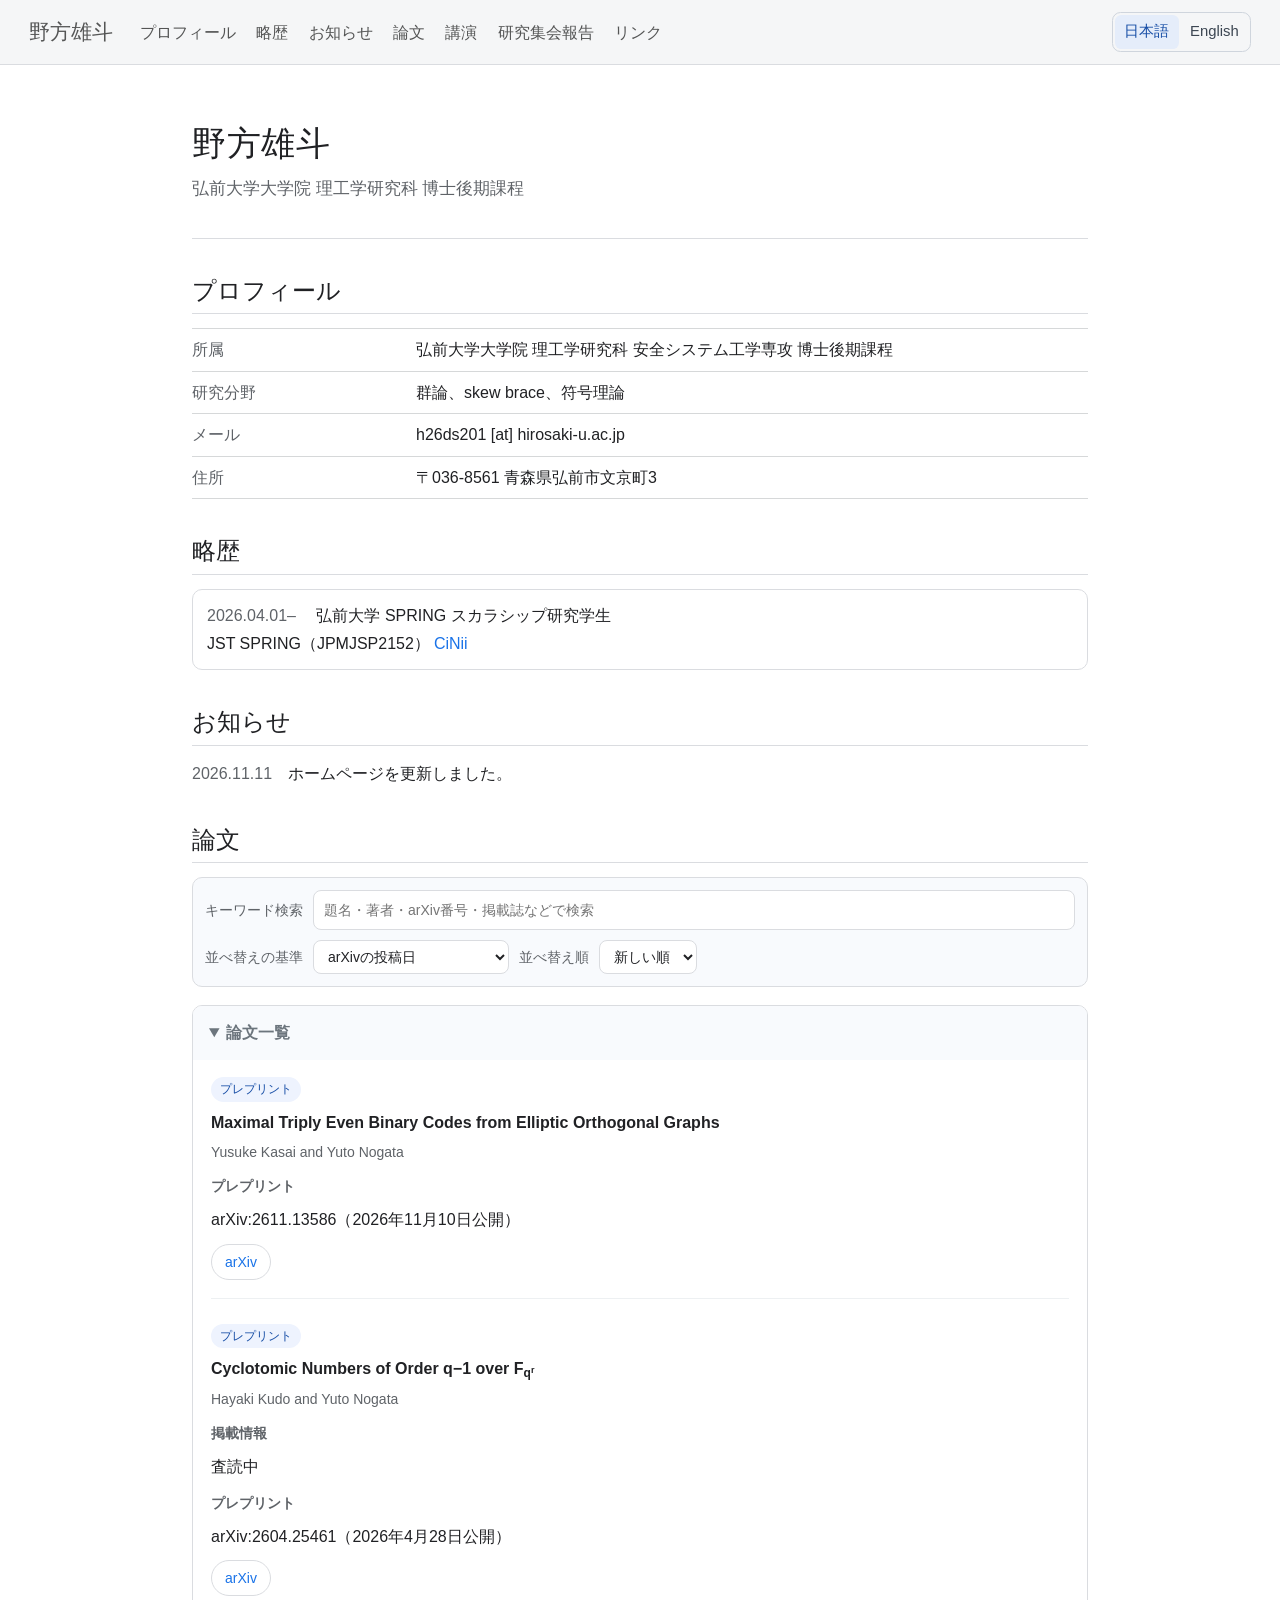
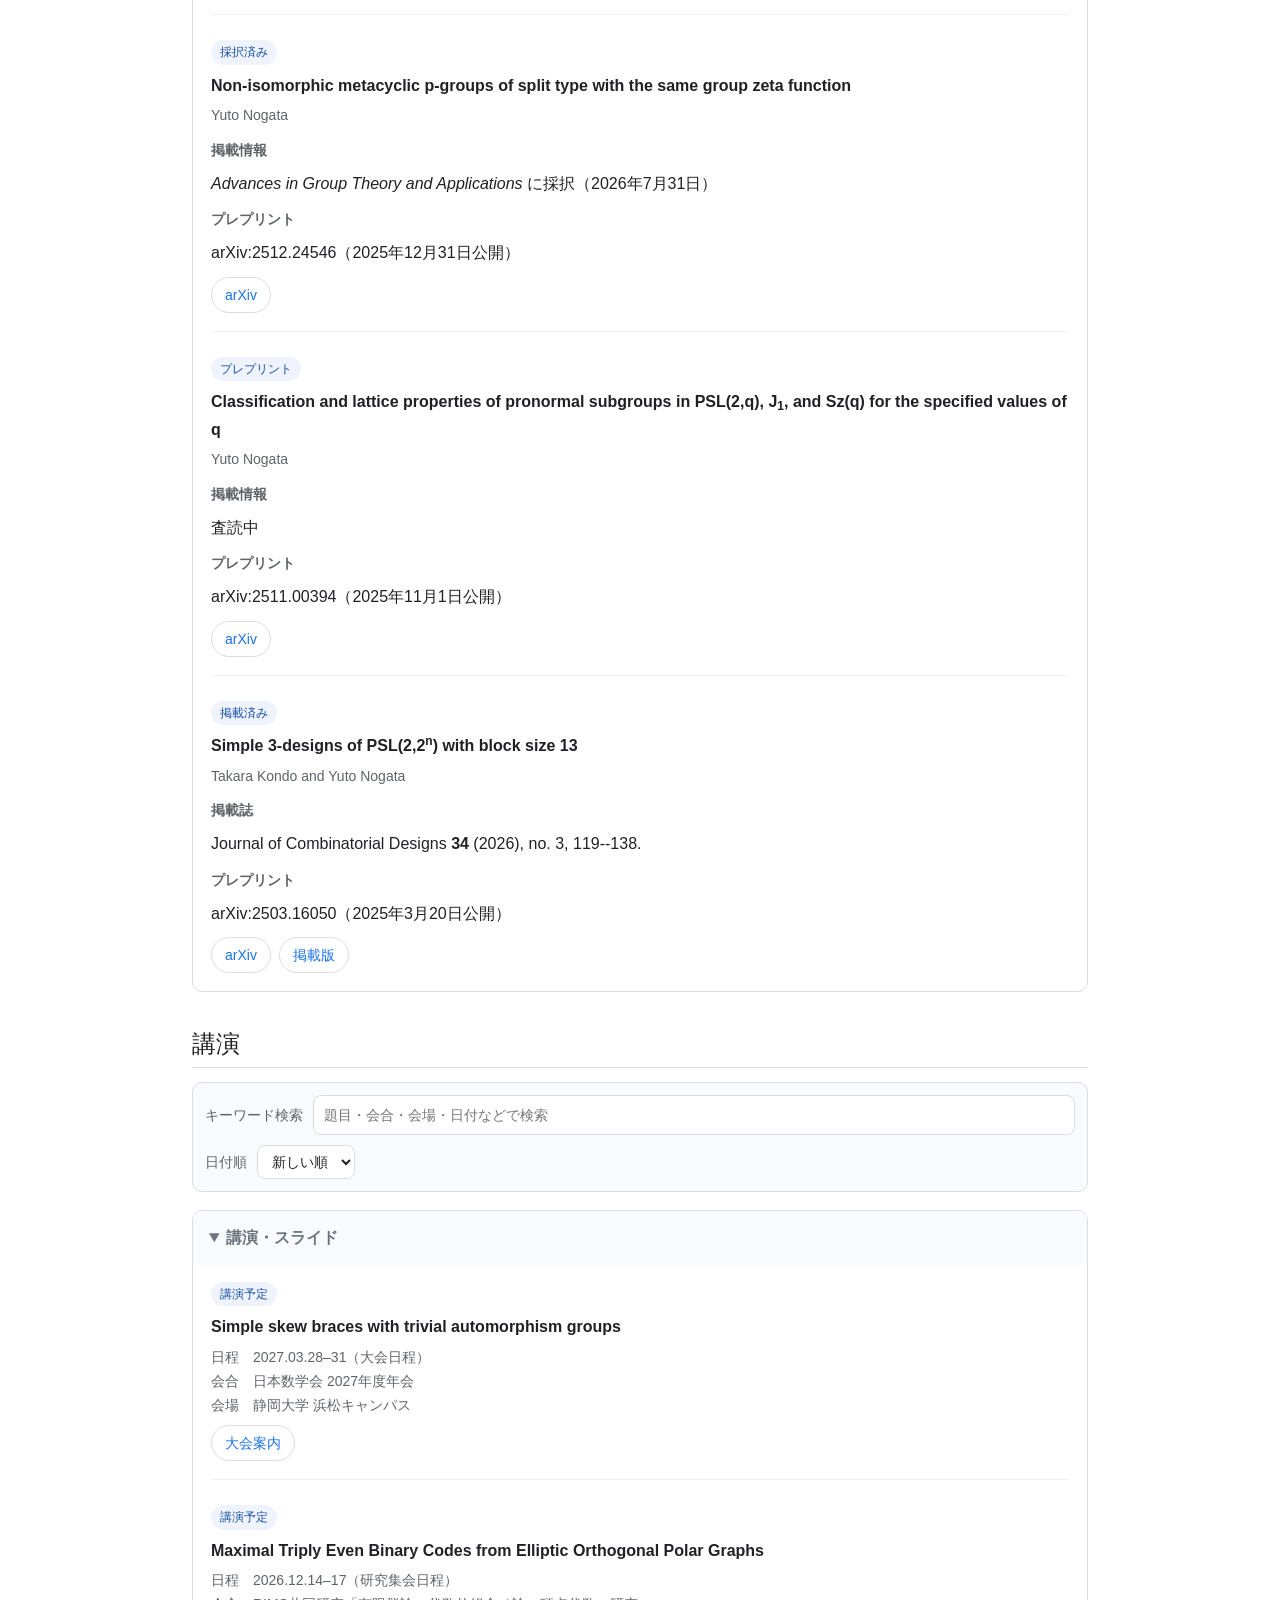
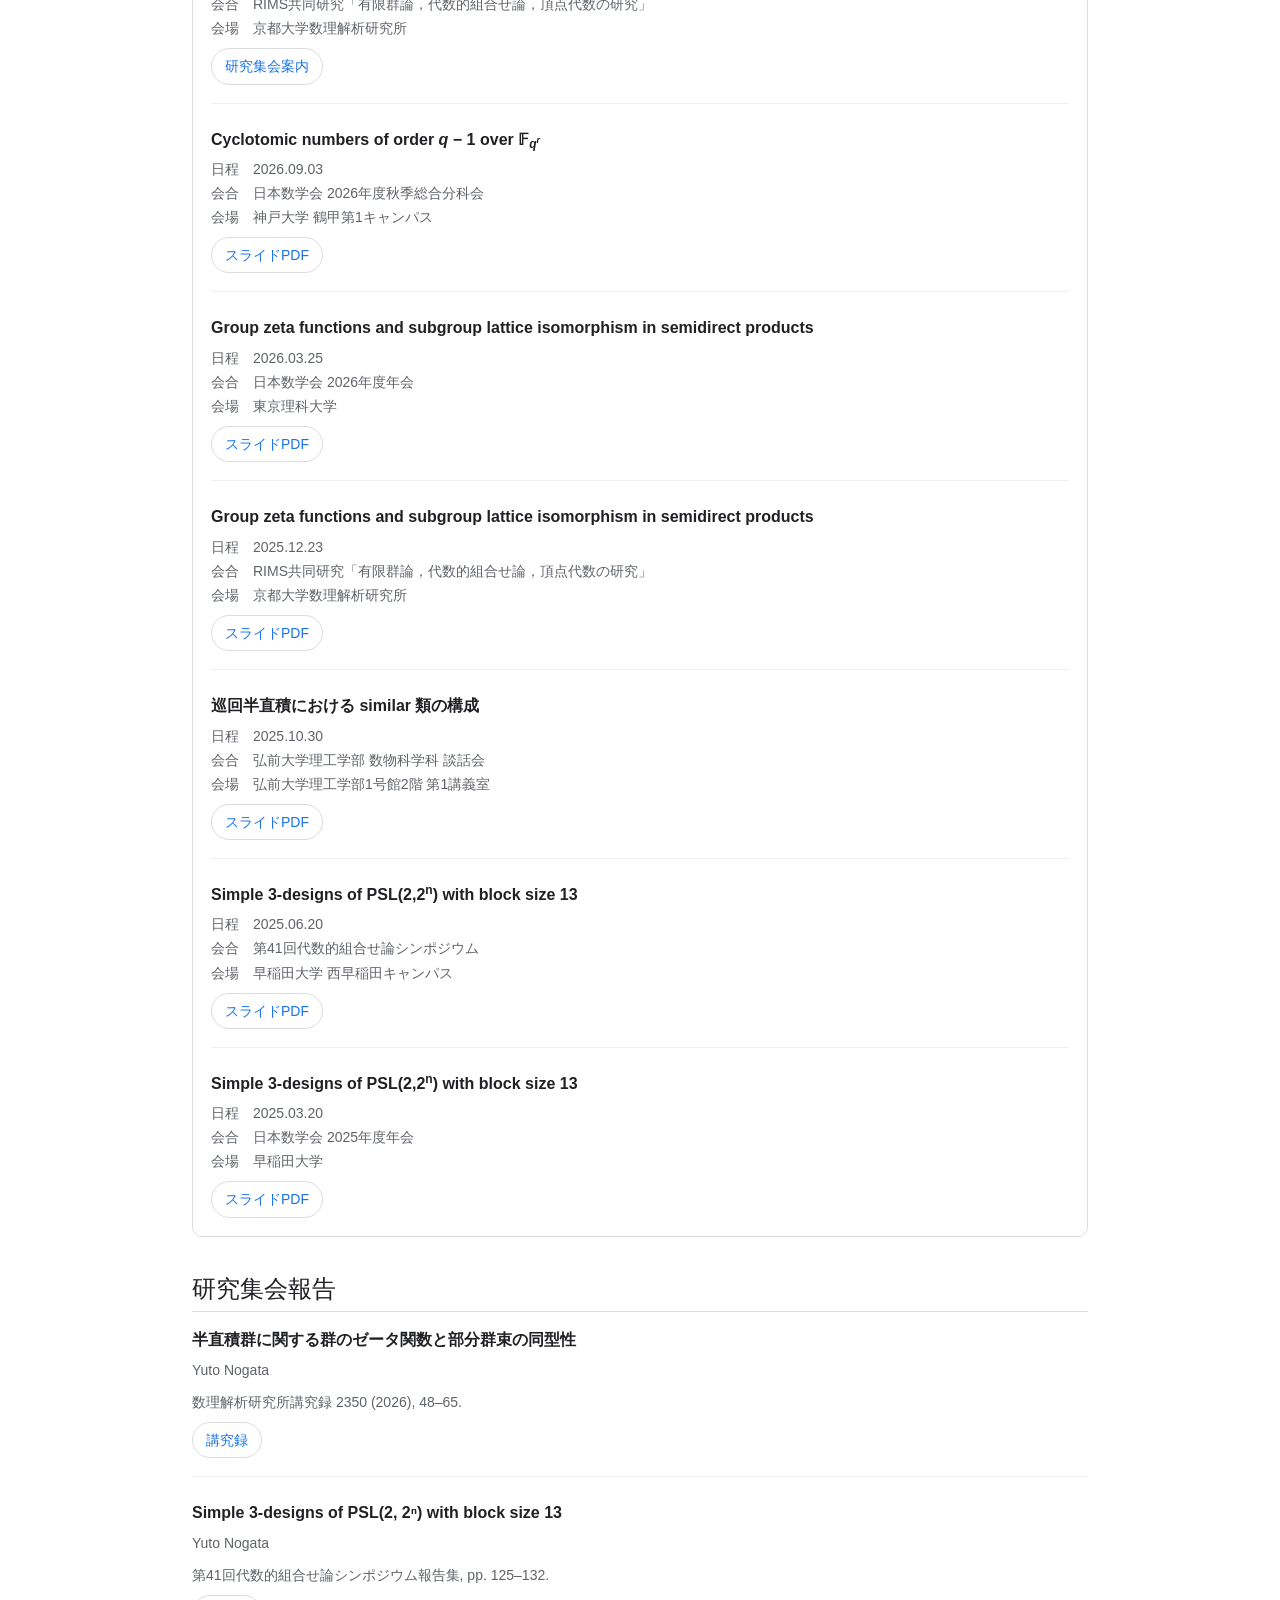
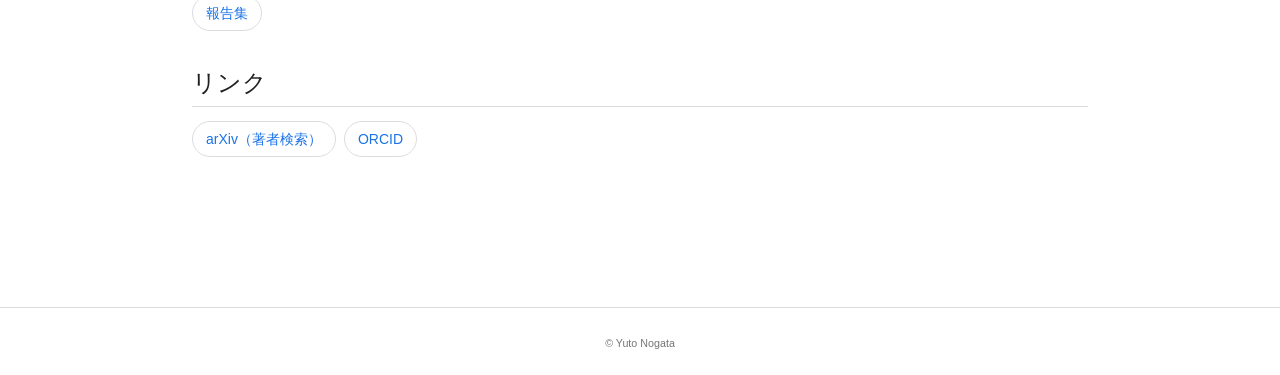
<file: docs/index.html>
<!DOCTYPE html>
<html xmlns="http://www.w3.org/1999/xhtml" lang="ja" xml:lang="ja"><head>

<meta charset="utf-8">
<meta name="generator" content="quarto-1.9.37">

<meta name="viewport" content="width=device-width, initial-scale=1.0, user-scalable=yes">

<meta name="description" content="野方雄斗（Yuto Nogata）の研究ウェブサイト。弘前大学大学院。群論、skew brace、符号理論。論文と講演資料を掲載。">

<title>野方雄斗 – Yuto Nogata</title>
<style>
/* Default styles provided by pandoc.
** See https://pandoc.org/MANUAL.html#variables-for-html for config info.
*/
code{white-space: pre-wrap;}
span.smallcaps{font-variant: small-caps;}
div.columns{display: flex; gap: min(4vw, 1.5em);}
div.column{flex: auto; overflow-x: auto;}
div.hanging-indent{margin-left: 1.5em; text-indent: -1.5em;}
ul.task-list{list-style: none;}
ul.task-list li input[type="checkbox"] {
  width: 0.8em;
  margin: 0 0.8em 0.2em -1em; /* quarto-specific, see https://github.com/quarto-dev/quarto-cli/issues/4556 */ 
  vertical-align: middle;
}
</style>


<script src="site_libs/quarto-nav/quarto-nav.js"></script>
<script src="site_libs/clipboard/clipboard.min.js"></script>
<script src="site_libs/quarto-html/quarto.js" type="module"></script>
<script src="site_libs/quarto-html/tabsets/tabsets.js" type="module"></script>
<script src="site_libs/quarto-html/popper.min.js"></script>
<script src="site_libs/quarto-html/tippy.umd.min.js"></script>
<link href="site_libs/quarto-html/tippy.css" rel="stylesheet">
<link href="site_libs/quarto-html/quarto-syntax-highlighting-7f8f88aac4f3542376d5c11b86a4c14d.css" rel="stylesheet" id="quarto-text-highlighting-styles">
<script src="site_libs/bootstrap/bootstrap.min.js"></script>
<link href="site_libs/bootstrap/bootstrap-icons.css" rel="stylesheet">
<link href="site_libs/bootstrap/bootstrap-ee4b2b1a3a7e1c27f3ba94d827b931d7.min.css" rel="stylesheet" append-hash="true" id="quarto-bootstrap" data-mode="light">
<script id="quarto-search-options" type="application/json">{
  "language": {
    "search-no-results-text": "一致なし",
    "search-matching-documents-text": "一致した文書",
    "search-copy-link-title": "検索へのリンクをコピー",
    "search-hide-matches-text": "追加の検索結果を非表示",
    "search-more-match-text": "追加の検索結果",
    "search-more-matches-text": "追加の検索結果",
    "search-clear-button-title": "消去",
    "search-text-placeholder": "",
    "search-detached-cancel-button-title": "取消",
    "search-submit-button-title": "検索",
    "search-label": "サーチ"
  }
}</script>
<meta name="google-site-verification" content="C3BmXn-OMd5Sh2YapqBv0vzLySNkS6L0ohZnAf5njFI">
<link rel="canonical" href="https://yutonogata222.github.io/">
<link rel="alternate" hreflang="ja" href="https://yutonogata222.github.io/">
<link rel="alternate" hreflang="en" href="https://yutonogata222.github.io/en/">
<link rel="alternate" hreflang="x-default" href="https://yutonogata222.github.io/">


<link rel="stylesheet" href="styles.css">
</head>

<body class="nav-fixed quarto-light">

<div id="quarto-search-results"></div>
<!-- content -->
<div id="quarto-content" class="quarto-container page-columns page-rows-contents page-layout-full">
<!-- sidebar -->
<!-- margin-sidebar -->

<!-- main -->
<main class="content column-page" id="quarto-document-content">

<header id="title-block-header" class="quarto-title-block default">
<div class="quarto-title">
<h1 class="title">野方雄斗</h1>
</div>

<div>
  <div class="description">
    野方雄斗（Yuto Nogata）の研究ウェブサイト。弘前大学大学院。群論、skew brace、符号理論。論文と講演資料を掲載。
  </div>
</div>


<div class="quarto-title-meta column-page">




  </div>



</header>


<header id="quarto-header" class="fixed-top">
    <nav class="navbar navbar-expand-lg " data-bs-theme="light">
      <div class="navbar-container container-fluid">
      <div class="navbar-brand-container mx-auto">
    <a class="navbar-brand" href="#home">
    <span>野方雄斗</span>
    </a>
  </div>
          <button class="navbar-toggler" type="button" data-bs-toggle="collapse" data-bs-target="#navbarCollapse" aria-controls="navbarCollapse" aria-expanded="false" aria-label="メニューを開閉">
  <span class="navbar-toggler-icon"></span>
</button>
          <div class="collapse navbar-collapse" id="navbarCollapse">
            <ul class="navbar-nav navbar-nav-scroll me-auto"><li class="nav-item"><a href="#profile" class="nav-link">プロフィール</a></li><li class="nav-item"><a href="#biography" class="nav-link">略歴</a></li><li class="nav-item"><a href="#news" class="nav-link">お知らせ</a></li><li class="nav-item"><a href="#publications" class="nav-link">論文</a></li><li class="nav-item"><a href="#talks" class="nav-link">講演</a></li><li class="nav-item"><a href="#proceedings" class="nav-link">研究集会報告</a></li><li class="nav-item"><a href="#links" class="nav-link">リンク</a></li></ul>
          </div> <!-- /navcollapse -->
            <div class="quarto-navbar-tools" id="language-picker" role="group" aria-label="表示言語">
<a class="no-external" href="./" lang="ja" hreflang="ja" aria-current="page">日本語</a><a class="no-external" href="./en/" lang="en" hreflang="en">English</a></div>
      </div> <!-- /container-fluid -->
    </nav>
</header>
<div class="page">
  <header id="home">
    <h1>野方雄斗</h1>
    <p class="subtitle lead">弘前大学大学院 理工学研究科 博士後期課程</p>
  </header>

  <section id="profile">
    <h2 class="anchored">プロフィール</h2>



<table class="profile-table caption-top table">
<colgroup>
<col style="width: 25%">
<col style="width: 75%">
</colgroup>
<tbody>
<tr class="odd">
<th data-quarto-table-cell-role="th" scope="row">所属</th>
<td>弘前大学大学院 理工学研究科 安全システム工学専攻 博士後期課程</td>
</tr>
<tr class="even">
<th data-quarto-table-cell-role="th" scope="row">研究分野</th>
<td>群論、skew brace、符号理論</td>
</tr>
<tr class="odd">
<th data-quarto-table-cell-role="th" scope="row">メール</th>
<td>h26ds201 [at] hirosaki-u.ac.jp</td>
</tr>
<tr class="even">
<th data-quarto-table-cell-role="th" scope="row">住所</th>
<td>〒036-8561 青森県弘前市文京町3</td>
</tr>
</tbody>
</table>


  </section>

  <section id="biography">
    <h2 class="anchored">略歴</h2>

    <div class="bio-list">
      <div class="bio-item"><span class="bio-date">2026.04.01–</span> 弘前大学 SPRING スカラシップ研究学生<br>JST SPRING（JPMJSP2152）<a class="inline-link" href="https://cir.nii.ac.jp/crid/1860587273567001985" target="_blank" rel="noopener">CiNii</a>
      </div>
    </div>
  </section>

  <section id="news">
    <h2 class="anchored">お知らせ</h2>
    <ul class="news-list"><li><time datetime="2026-11-11" class="date">2026.11.11</time> ホームページを更新しました。</li></ul>
  </section>

  <section id="publications">
    <h2 class="anchored">論文</h2>

    <div class="controls">
      <div class="control-row">
        <div class="control-group search-group">
          <label for="pub-search">キーワード検索</label>
          <input id="pub-search" type="search" placeholder="題名・著者・arXiv番号・掲載誌などで検索">
        </div>
      </div>

      <div class="control-row">
        <div class="control-group">
          <label for="pub-basis">並べ替えの基準</label>
          <select id="pub-basis">
            <option value="arxiv" selected="">arXivの投稿日</option>
            <option value="paper">掲載済み論文を先に表示</option>
          </select>
        </div>

        <div class="control-group">
          <label for="pub-sort">並べ替え順</label>
          <select id="pub-sort">
            <option value="desc" selected="">新しい順</option>
            <option value="asc">古い順</option>
          </select>
        </div>
      </div>
    </div>

    <details open="">
      <summary>論文一覧</summary>
      <div class="details-body">
        <div id="publication-list">

          <div class="entry publication-entry" id="o6-paper" data-arxiv-date="2026-11-10" data-paper-date="" data-paper-status="preprint"><div class="entry-label">プレプリント</div><div class="entry-title">Maximal Triply Even Binary Codes from Elliptic Orthogonal Graphs</div><div class="entry-meta">Yusuke Kasai and Yuto Nogata</div><div class="version-block"><div class="version-title">プレプリント</div><p>arXiv:2611.13586（2026年11月10日公開）</p></div><div class="links"><a href="https://arxiv.org/abs/2611.13586" target="_blank" rel="noopener" class="button">arXiv</a></div></div><div class="entry publication-entry" data-arxiv-date="2026-04-28" data-paper-date="" data-paper-status="under-review">
            <div class="entry-label">プレプリント</div>
            <div class="entry-title">
              Cyclotomic Numbers of Order q−1 over F<sub>q<sup>r</sup></sub>
            </div>
            <div class="entry-meta">Hayaki Kudo and Yuto Nogata</div>

            <div class="version-block">
              <div class="version-title">掲載情報</div>
              <p>査読中</p>
            </div>

            <div class="version-block">
              <div class="version-title">プレプリント</div>
              <p>arXiv:2604.25461（2026年4月28日公開）</p>
            </div>

            <div class="links">
              <a class="button" href="https://arxiv.org/abs/2604.25461" target="_blank" rel="noopener">arXiv</a>
            </div>
          </div>

          <div class="entry publication-entry" data-arxiv-date="2025-12-31" data-paper-date="" data-paper-status="accepted">
            <div class="entry-label">採択済み</div>
            <div class="entry-title">
              Non-isomorphic metacyclic p-groups of split type with the same group zeta function
            </div>

            <div class="entry-meta">Yuto Nogata</div><div class="version-block">
              <div class="version-title">掲載情報</div>
              <p><em>Advances in Group Theory and Applications</em> に採択（<time datetime="2026-07-31">2026年7月31日</time>）</p>
            </div>

            <div class="version-block">
              <div class="version-title">プレプリント</div>
              <p>arXiv:2512.24546（2025年12月31日公開）</p>
            </div>

            <div class="links">
              <a class="button" href="https://arxiv.org/abs/2512.24546" target="_blank" rel="noopener">arXiv</a>
            </div>
          </div>

          <div class="entry publication-entry" data-arxiv-date="2025-11-01" data-paper-date="" data-paper-status="under-review">
            <div class="entry-label">プレプリント</div>
            <div class="entry-title">
              Classification and lattice properties of pronormal subgroups in PSL(2,q), J<sub>1</sub>, and Sz(q) for the specified values of q
            </div>

            <div class="entry-meta">Yuto Nogata</div><div class="version-block">
              <div class="version-title">掲載情報</div>
              <p>査読中</p>
            </div>

            <div class="version-block">
              <div class="version-title">プレプリント</div>
              <p>arXiv:2511.00394（2025年11月1日公開）</p>
            </div>

            <div class="links">
              <a class="button" href="https://arxiv.org/abs/2511.00394" target="_blank" rel="noopener">arXiv</a>
            </div>
          </div>

          <div class="entry publication-entry" data-arxiv-date="2025-03-20" data-paper-date="2026-03-01" data-paper-status="published">
            <div class="entry-label">掲載済み</div>
            <div class="entry-title">
              Simple 3-designs of PSL(2,2<sup>n</sup>) with block size 13
            </div>
            <div class="entry-meta">Takara Kondo and Yuto Nogata</div>

            <div class="version-block">
              <div class="version-title">掲載誌</div>
              <p>
                Journal of Combinatorial Designs <strong>34</strong> (2026), no. 3, 119--138.
              </p>
            </div>

            <div class="version-block">
              <div class="version-title">プレプリント</div>
              <p>arXiv:2503.16050（2025年3月20日公開）</p>
            </div>

            <div class="links">
              <a class="button" href="https://arxiv.org/abs/2503.16050" target="_blank" rel="noopener">arXiv</a>
              <a class="button" href="https://doi.org/10.1002/jcd.22015" target="_blank" rel="noopener">掲載版</a>
            </div>
          </div>

        </div>

        <div id="pub-no-results" class="no-results">該当する論文はありません。</div>
      </div>
    </details>
  </section>

  <section id="talks">
    <h2 class="anchored">講演</h2>

    <div class="controls">
      <div class="control-row">
        <div class="control-group search-group">
          <label for="talk-search">キーワード検索</label>
          <input id="talk-search" type="search" placeholder="題目・会合・会場・日付などで検索">
        </div>
      </div>

      <div class="control-row">
        <div class="control-group">
          <label for="talk-sort">日付順</label>
          <select id="talk-sort">
            <option value="desc" selected="">新しい順</option>
            <option value="asc">古い順</option>
          </select>
        </div>
      </div>
    </div>

    <details open="">
      <summary>講演・スライド</summary>
      <div class="details-body">
        <div id="talk-list">

          <div class="entry talk-entry" data-date="2027-03-28"><div class="entry-label">講演予定</div><div class="entry-title">Simple skew braces with trivial automorphism groups</div><div class="entry-meta">日程　2027.03.28–31（大会日程）<br>会合　日本数学会 2027年度年会<br>会場　静岡大学 浜松キャンパス</div><div class="links"><a href="https://www.mathsoc.jp/activity/meeting/shizuoka27mar/index.html" target="_blank" rel="noopener" class="button">大会案内</a></div></div><div class="entry talk-entry" data-date="2026-12-14"><div class="entry-label">講演予定</div><div class="entry-title">Maximal Triply Even Binary Codes from Elliptic Orthogonal Polar Graphs</div><div class="entry-meta">日程　2026.12.14–17（研究集会日程）<br>会合　RIMS共同研究「有限群論，代数的組合せ論，頂点代数の研究」<br>会場　京都大学数理解析研究所</div><div class="links"><a href="https://www.kurims.kyoto-u.ac.jp/kyoten/ja/workshop.html" target="_blank" rel="noopener" class="button">研究集会案内</a></div></div><div class="entry talk-entry" data-date="2026-09-03"><div class="entry-title">Cyclotomic numbers of order <i>q</i> − 1 over 𝔽<sub><i>q</i><sup><i>r</i></sup></sub></div><div class="entry-meta">日程　2026.09.03<br>会合　日本数学会 2026年度秋季総合分科会<br>会場　神戸大学 鶴甲第1キャンパス</div><div class="links"><a href="https://drive.google.com/file/d/1iN84jB4-rhB31BQen5snLmo7M0BOTEcU/view?usp=sharing" target="_blank" rel="noopener" class="button">スライドPDF</a></div></div><div class="entry talk-entry" data-date="2026-03-25">
            <div class="entry-title">
              Group zeta functions and subgroup lattice isomorphism in semidirect products
            </div>
            <div class="entry-meta">日程　2026.03.25<br>会合　日本数学会 2026年度年会<br>会場　東京理科大学</div>
            <div class="links">
              <a class="button" href="https://drive.google.com/file/d/1ZlWr0A1enyCSnzU7_Emn1y8-ma90mIKY/view?usp=drive_link" target="_blank" rel="noopener">スライドPDF</a>
            </div>
          </div>

          <div class="entry talk-entry" data-date="2025-12-23">
            <div class="entry-title">
              Group zeta functions and subgroup lattice isomorphism in semidirect products
            </div>
            <div class="entry-meta">日程　2025.12.23<br>会合　RIMS共同研究「有限群論，代数的組合せ論，頂点代数の研究」<br>会場　京都大学数理解析研究所</div>
            <div class="links">
              <a class="button" href="https://drive.google.com/file/d/14IVfqZM0mNBAOg7VyYWavzATDgMq6eli/view?usp=drive_link" target="_blank" rel="noopener">スライドPDF</a>
            </div>
          </div>

          <div class="entry talk-entry" data-date="2025-10-30">
            <div class="entry-title">
              巡回半直積における similar 類の構成
            </div>
            <div class="entry-meta">日程　2025.10.30<br>会合　弘前大学理工学部 数物科学科 談話会<br>会場　弘前大学理工学部1号館2階 第1講義室</div>
            <div class="links">
              <a class="button" href="https://drive.google.com/file/d/1Xw5sbDbltA3CZ4gvMrwbLBZQH583n-cx/view?usp=drive_link" target="_blank" rel="noopener">スライドPDF</a>
            </div>
          </div>

          <div class="entry talk-entry" data-date="2025-06-20">
            <div class="entry-title">
              Simple 3-designs of PSL(2,2<sup>n</sup>) with block size 13
            </div>
            <div class="entry-meta">日程　2025.06.20<br>会合　第41回代数的組合せ論シンポジウム<br>会場　早稲田大学 西早稲田キャンパス</div>
            <div class="links">
              <a class="button" href="https://drive.google.com/file/d/11lLP874fAahGFan-s_jCopatMmtgzzlU/view?usp=drive_link" target="_blank" rel="noopener">スライドPDF</a>
            </div>
          </div>

          <div class="entry talk-entry" data-date="2025-03-20">
            <div class="entry-title">
              Simple 3-designs of PSL(2,2<sup>n</sup>) with block size 13
            </div>
            <div class="entry-meta">日程　2025.03.20<br>会合　日本数学会 2025年度年会<br>会場　早稲田大学</div>
            <div class="links">
              <a class="button" href="https://drive.google.com/file/d/1XzrUSHfBVubRJwOsd39JR3pTLGxRkjbM/view?usp=drive_link" target="_blank" rel="noopener">スライドPDF</a>
            </div>
          </div>

        </div>

        <div id="talk-no-results" class="no-results">該当する講演はありません。</div>
      </div>
    </details>
  </section>

  <section id="proceedings"><h2>研究集会報告</h2><div class="entry"><div class="entry-title">半直積群に関する群のゼータ関数と部分群束の同型性</div><div class="entry-meta">Yuto Nogata</div><div class="entry-meta">数理解析研究所講究録 2350 (2026), 48–65.</div><div class="links"><a href="https://www.kurims.kyoto-u.ac.jp/~kyodo/kokyuroku/contents/2350.html" target="_blank" rel="noopener" class="button">講究録</a></div></div><div class="entry"><div class="entry-title">Simple 3-designs of PSL(2, 2ⁿ) with block size 13</div><div class="entry-meta">Yuto Nogata</div><div class="entry-meta">第41回代数的組合せ論シンポジウム報告集, pp. 125–132.</div><div class="links"><a href="https://hnozaki.jimdofree.com/proceedings-symp-alg-comb/no-41/" target="_blank" rel="noopener" class="button">報告集</a></div></div></section><section id="links">
    <h2 class="anchored">リンク</h2>
    <div class="links">
      <a class="button" href="https://arxiv.org/search/?query=Yuto+Nogata&amp;searchtype=author&amp;abstracts=show&amp;order=-announced_date_first&amp;size=50" target="_blank" rel="noopener">arXiv（著者検索）</a>
      <a class="button" href="https://orcid.org/0009-0004-3781-7839" target="_blank" rel="noopener">ORCID</a>
    </div>
  </section>


</div>
<script src="./site.js"></script>



</main> <!-- /main -->
<script id="quarto-html-after-body" type="application/javascript">
  window.document.addEventListener("DOMContentLoaded", function (event) {
    const isCodeAnnotation = (el) => {
      for (const clz of el.classList) {
        if (clz.startsWith('code-annotation-')) {                     
          return true;
        }
      }
      return false;
    }
    const onCopySuccess = function(e) {
      // button target
      const button = e.trigger;
      // don't keep focus
      button.blur();
      // flash "checked"
      button.classList.add('code-copy-button-checked');
      var currentTitle = button.getAttribute("title");
      button.setAttribute("title", "コピーしました");
      let tooltip;
      if (window.bootstrap) {
        button.setAttribute("data-bs-toggle", "tooltip");
        button.setAttribute("data-bs-placement", "left");
        button.setAttribute("data-bs-title", "コピーしました");
        tooltip = new bootstrap.Tooltip(button, 
          { trigger: "manual", 
            customClass: "code-copy-button-tooltip",
            offset: [0, -8]});
        tooltip.show();    
      }
      setTimeout(function() {
        if (tooltip) {
          tooltip.hide();
          button.removeAttribute("data-bs-title");
          button.removeAttribute("data-bs-toggle");
          button.removeAttribute("data-bs-placement");
        }
        button.setAttribute("title", currentTitle);
        button.classList.remove('code-copy-button-checked');
      }, 1000);
      // clear code selection
      e.clearSelection();
    }
    const getTextToCopy = function(trigger) {
      const outerScaffold = trigger.parentElement.cloneNode(true);
      const codeEl = outerScaffold.querySelector('code');
      for (const childEl of codeEl.children) {
        if (isCodeAnnotation(childEl)) {
          childEl.remove();
        }
      }
      return codeEl.innerText;
    }
    const clipboard = new window.ClipboardJS('.code-copy-button:not([data-in-quarto-modal])', {
      text: getTextToCopy
    });
    clipboard.on('success', onCopySuccess);
    if (window.document.getElementById('quarto-embedded-source-code-modal')) {
      const clipboardModal = new window.ClipboardJS('.code-copy-button[data-in-quarto-modal]', {
        text: getTextToCopy,
        container: window.document.getElementById('quarto-embedded-source-code-modal')
      });
      clipboardModal.on('success', onCopySuccess);
    }
      var localhostRegex = new RegExp(/^(?:http|https):\/\/localhost\:?[0-9]*\//);
      var mailtoRegex = new RegExp(/^mailto:/);
        var filterRegex = new RegExp("https:\/\/yutonogata222\.github\.io");
      var isInternal = (href) => {
          return filterRegex.test(href) || localhostRegex.test(href) || mailtoRegex.test(href);
      }
      // Inspect non-navigation links and adorn them if external
     var links = window.document.querySelectorAll('a[href]:not(.nav-link):not(.navbar-brand):not(.toc-action):not(.sidebar-link):not(.sidebar-item-toggle):not(.pagination-link):not(.no-external):not([aria-hidden]):not(.dropdown-item):not(.quarto-navigation-tool):not(.about-link)');
      for (var i=0; i<links.length; i++) {
        const link = links[i];
        if (!isInternal(link.href)) {
          // undo the damage that might have been done by quarto-nav.js in the case of
          // links that we want to consider external
          if (link.dataset.originalHref !== undefined) {
            link.href = link.dataset.originalHref;
          }
            // target, if specified
            link.setAttribute("target", "_blank");
            if (link.getAttribute("rel") === null) {
              link.setAttribute("rel", "noopener");
            }
        }
      }
    function tippyHover(el, contentFn, onTriggerFn, onUntriggerFn) {
      const config = {
        allowHTML: true,
        maxWidth: 500,
        delay: 100,
        arrow: false,
        appendTo: function(el) {
            return el.parentElement;
        },
        interactive: true,
        interactiveBorder: 10,
        theme: 'quarto',
        placement: 'bottom-start',
      };
      if (contentFn) {
        config.content = contentFn;
      }
      if (onTriggerFn) {
        config.onTrigger = onTriggerFn;
      }
      if (onUntriggerFn) {
        config.onUntrigger = onUntriggerFn;
      }
      window.tippy(el, config); 
    }
    const noterefs = window.document.querySelectorAll('a[role="doc-noteref"]');
    for (var i=0; i<noterefs.length; i++) {
      const ref = noterefs[i];
      tippyHover(ref, function() {
        // use id or data attribute instead here
        let href = ref.getAttribute('data-footnote-href') || ref.getAttribute('href');
        try { href = new URL(href).hash; } catch {}
        const id = href.replace(/^#\/?/, "");
        const note = window.document.getElementById(id);
        if (note) {
          return note.innerHTML;
        } else {
          return "";
        }
      });
    }
    const xrefs = window.document.querySelectorAll('a.quarto-xref');
    const processXRef = (id, note) => {
      // Strip column container classes
      const stripColumnClz = (el) => {
        el.classList.remove("page-full", "page-columns");
        if (el.children) {
          for (const child of el.children) {
            stripColumnClz(child);
          }
        }
      }
      stripColumnClz(note)
      if (id === null || id.startsWith('sec-')) {
        // Special case sections, only their first couple elements
        const container = document.createElement("div");
        if (note.children && note.children.length > 2) {
          container.appendChild(note.children[0].cloneNode(true));
          for (let i = 1; i < note.children.length; i++) {
            const child = note.children[i];
            if (child.tagName === "P" && child.innerText === "") {
              continue;
            } else {
              container.appendChild(child.cloneNode(true));
              break;
            }
          }
          if (window.Quarto?.typesetMath) {
            window.Quarto.typesetMath(container);
          }
          return container.innerHTML
        } else {
          if (window.Quarto?.typesetMath) {
            window.Quarto.typesetMath(note);
          }
          return note.innerHTML;
        }
      } else {
        // Remove any anchor links if they are present
        const anchorLink = note.querySelector('a.anchorjs-link');
        if (anchorLink) {
          anchorLink.remove();
        }
        if (window.Quarto?.typesetMath) {
          window.Quarto.typesetMath(note);
        }
        if (note.classList.contains("callout")) {
          return note.outerHTML;
        } else {
          return note.innerHTML;
        }
      }
    }
    for (var i=0; i<xrefs.length; i++) {
      const xref = xrefs[i];
      tippyHover(xref, undefined, function(instance) {
        instance.disable();
        let url = xref.getAttribute('href');
        let hash = undefined; 
        if (url.startsWith('#')) {
          hash = url;
        } else {
          try { hash = new URL(url).hash; } catch {}
        }
        if (hash) {
          const id = hash.replace(/^#\/?/, "");
          const note = window.document.getElementById(id);
          if (note !== null) {
            try {
              const html = processXRef(id, note.cloneNode(true));
              instance.setContent(html);
            } finally {
              instance.enable();
              instance.show();
            }
          } else {
            // See if we can fetch this
            fetch(url.split('#')[0])
            .then(res => res.text())
            .then(html => {
              const parser = new DOMParser();
              const htmlDoc = parser.parseFromString(html, "text/html");
              const note = htmlDoc.getElementById(id);
              if (note !== null) {
                const html = processXRef(id, note);
                instance.setContent(html);
              } 
            }).finally(() => {
              instance.enable();
              instance.show();
            });
          }
        } else {
          // See if we can fetch a full url (with no hash to target)
          // This is a special case and we should probably do some content thinning / targeting
          fetch(url)
          .then(res => res.text())
          .then(html => {
            const parser = new DOMParser();
            const htmlDoc = parser.parseFromString(html, "text/html");
            const note = htmlDoc.querySelector('main.content');
            if (note !== null) {
              // This should only happen for chapter cross references
              // (since there is no id in the URL)
              // remove the first header
              if (note.children.length > 0 && note.children[0].tagName === "HEADER") {
                note.children[0].remove();
              }
              const html = processXRef(null, note);
              instance.setContent(html);
            } 
          }).finally(() => {
            instance.enable();
            instance.show();
          });
        }
      }, function(instance) {
      });
    }
        let selectedAnnoteEl;
        const selectorForAnnotation = ( cell, annotation) => {
          let cellAttr = 'data-code-cell="' + cell + '"';
          let lineAttr = 'data-code-annotation="' +  annotation + '"';
          const selector = 'span[' + cellAttr + '][' + lineAttr + ']';
          return selector;
        }
        const selectCodeLines = (annoteEl) => {
          const doc = window.document;
          const targetCell = annoteEl.getAttribute("data-target-cell");
          const targetAnnotation = annoteEl.getAttribute("data-target-annotation");
          const annoteSpan = window.document.querySelector(selectorForAnnotation(targetCell, targetAnnotation));
          const lines = annoteSpan.getAttribute("data-code-lines").split(",");
          const lineIds = lines.map((line) => {
            return targetCell + "-" + line;
          })
          let top = null;
          let height = null;
          let parent = null;
          if (lineIds.length > 0) {
              //compute the position of the single el (top and bottom and make a div)
              const el = window.document.getElementById(lineIds[0]);
              top = el.offsetTop;
              height = el.offsetHeight;
              parent = el.parentElement.parentElement;
            if (lineIds.length > 1) {
              const lastEl = window.document.getElementById(lineIds[lineIds.length - 1]);
              const bottom = lastEl.offsetTop + lastEl.offsetHeight;
              height = bottom - top;
            }
            if (top !== null && height !== null && parent !== null) {
              // cook up a div (if necessary) and position it 
              let div = window.document.getElementById("code-annotation-line-highlight");
              if (div === null) {
                div = window.document.createElement("div");
                div.setAttribute("id", "code-annotation-line-highlight");
                div.style.position = 'absolute';
                parent.appendChild(div);
              }
              div.style.top = top - 2 + "px";
              div.style.height = height + 4 + "px";
              div.style.left = 0;
              let gutterDiv = window.document.getElementById("code-annotation-line-highlight-gutter");
              if (gutterDiv === null) {
                gutterDiv = window.document.createElement("div");
                gutterDiv.setAttribute("id", "code-annotation-line-highlight-gutter");
                gutterDiv.style.position = 'absolute';
                const codeCell = window.document.getElementById(targetCell);
                const gutter = codeCell.querySelector('.code-annotation-gutter');
                gutter.appendChild(gutterDiv);
              }
              gutterDiv.style.top = top - 2 + "px";
              gutterDiv.style.height = height + 4 + "px";
            }
            selectedAnnoteEl = annoteEl;
          }
        };
        const unselectCodeLines = () => {
          const elementsIds = ["code-annotation-line-highlight", "code-annotation-line-highlight-gutter"];
          elementsIds.forEach((elId) => {
            const div = window.document.getElementById(elId);
            if (div) {
              div.remove();
            }
          });
          selectedAnnoteEl = undefined;
        };
          // Handle positioning of the toggle
      window.addEventListener(
        "resize",
        throttle(() => {
          elRect = undefined;
          if (selectedAnnoteEl) {
            selectCodeLines(selectedAnnoteEl);
          }
        }, 10)
      );
      function throttle(fn, ms) {
      let throttle = false;
      let timer;
        return (...args) => {
          if(!throttle) { // first call gets through
              fn.apply(this, args);
              throttle = true;
          } else { // all the others get throttled
              if(timer) clearTimeout(timer); // cancel #2
              timer = setTimeout(() => {
                fn.apply(this, args);
                timer = throttle = false;
              }, ms);
          }
        };
      }
        // Attach click handler to the DT
        const annoteDls = window.document.querySelectorAll('dt[data-target-cell]');
        for (const annoteDlNode of annoteDls) {
          annoteDlNode.addEventListener('click', (event) => {
            const clickedEl = event.target;
            if (clickedEl !== selectedAnnoteEl) {
              unselectCodeLines();
              const activeEl = window.document.querySelector('dt[data-target-cell].code-annotation-active');
              if (activeEl) {
                activeEl.classList.remove('code-annotation-active');
              }
              selectCodeLines(clickedEl);
              clickedEl.classList.add('code-annotation-active');
            } else {
              // Unselect the line
              unselectCodeLines();
              clickedEl.classList.remove('code-annotation-active');
            }
          });
        }
    const findCites = (el) => {
      const parentEl = el.parentElement;
      if (parentEl) {
        const cites = parentEl.dataset.cites;
        if (cites) {
          return {
            el,
            cites: cites.split(' ')
          };
        } else {
          return findCites(el.parentElement)
        }
      } else {
        return undefined;
      }
    };
    var bibliorefs = window.document.querySelectorAll('a[role="doc-biblioref"]');
    for (var i=0; i<bibliorefs.length; i++) {
      const ref = bibliorefs[i];
      const citeInfo = findCites(ref);
      if (citeInfo) {
        tippyHover(citeInfo.el, function() {
          var popup = window.document.createElement('div');
          citeInfo.cites.forEach(function(cite) {
            var citeDiv = window.document.createElement('div');
            citeDiv.classList.add('hanging-indent');
            citeDiv.classList.add('csl-entry');
            var biblioDiv = window.document.getElementById('ref-' + cite);
            if (biblioDiv) {
              citeDiv.innerHTML = biblioDiv.innerHTML;
            }
            popup.appendChild(citeDiv);
          });
          return popup.innerHTML;
        });
      }
    }
  });
  </script>
</div> <!-- /content -->
<footer class="footer">
  <div class="nav-footer">
    <div class="nav-footer-left">
      &nbsp;
    </div>   
    <div class="nav-footer-center">
<p>© Yuto Nogata</p>
</div>
    <div class="nav-footer-right">
      &nbsp;
    </div>
  </div>
</footer>




</body></html>
</file>
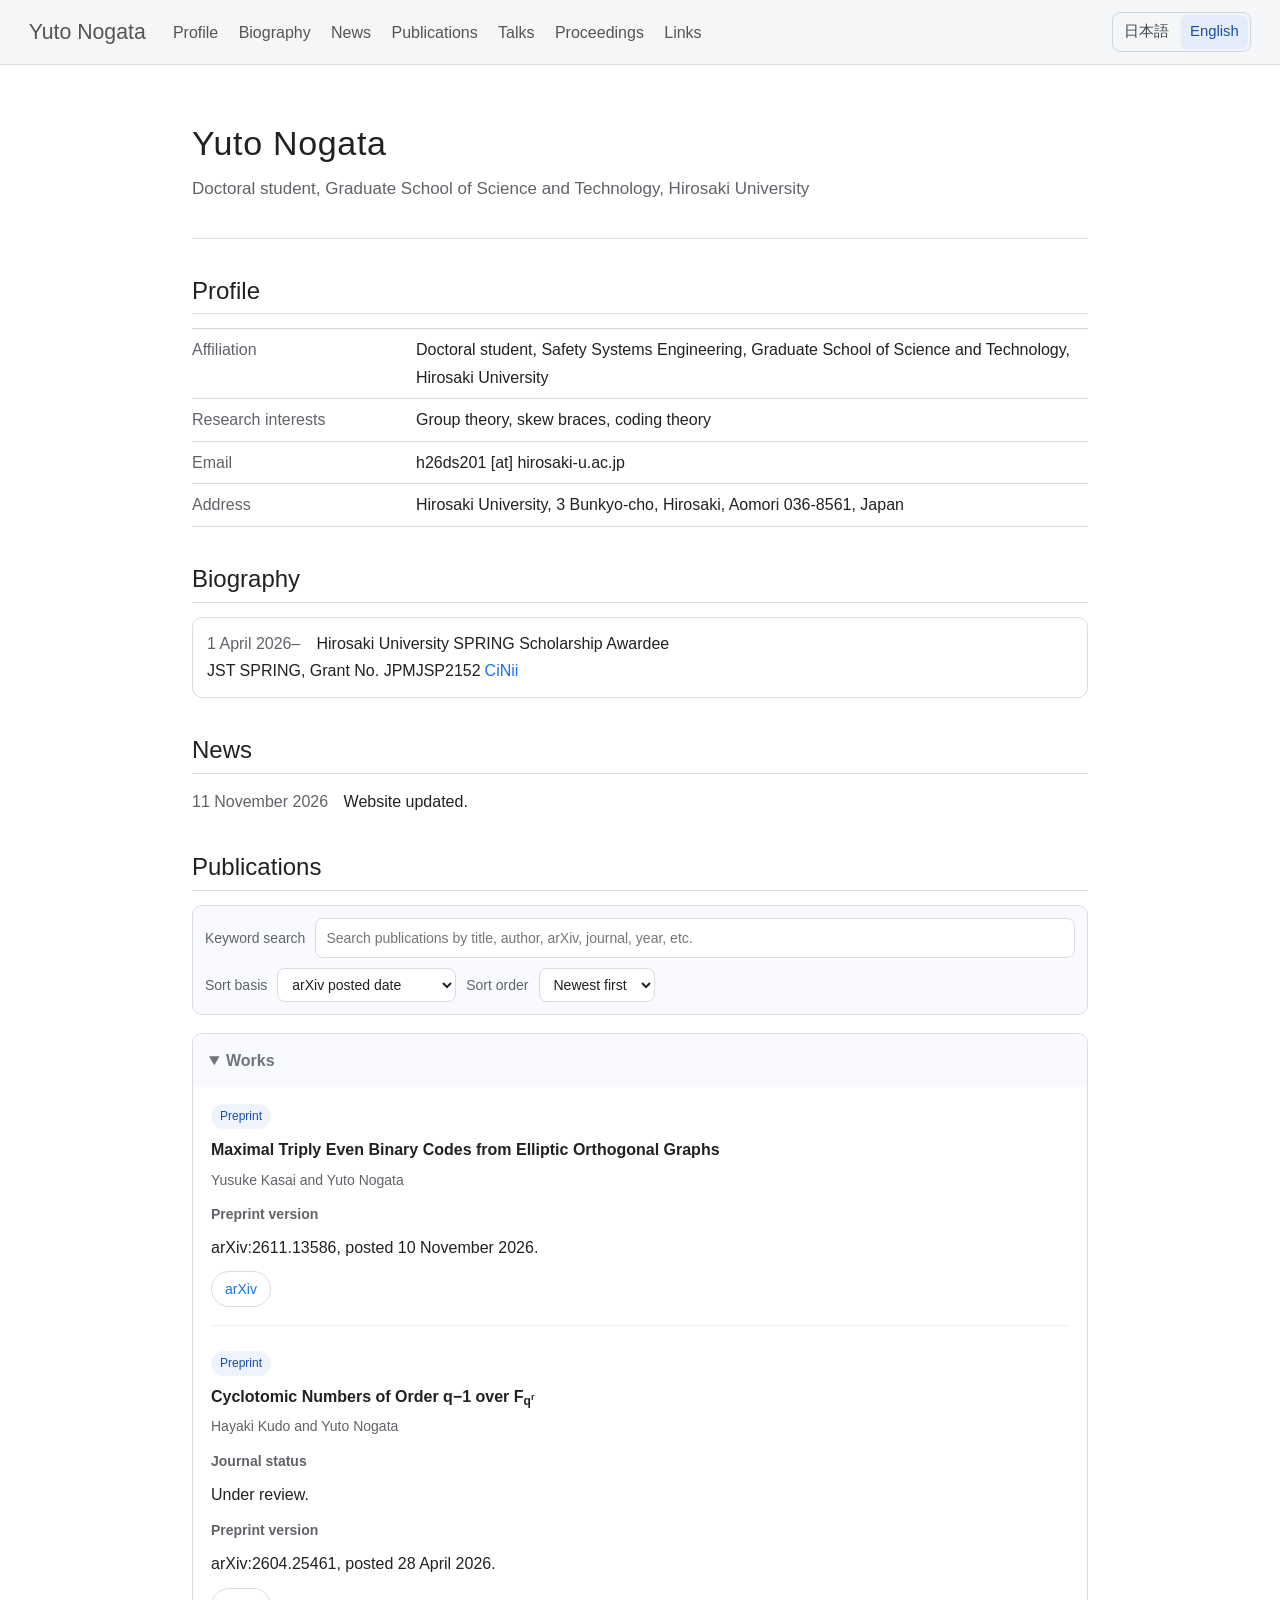
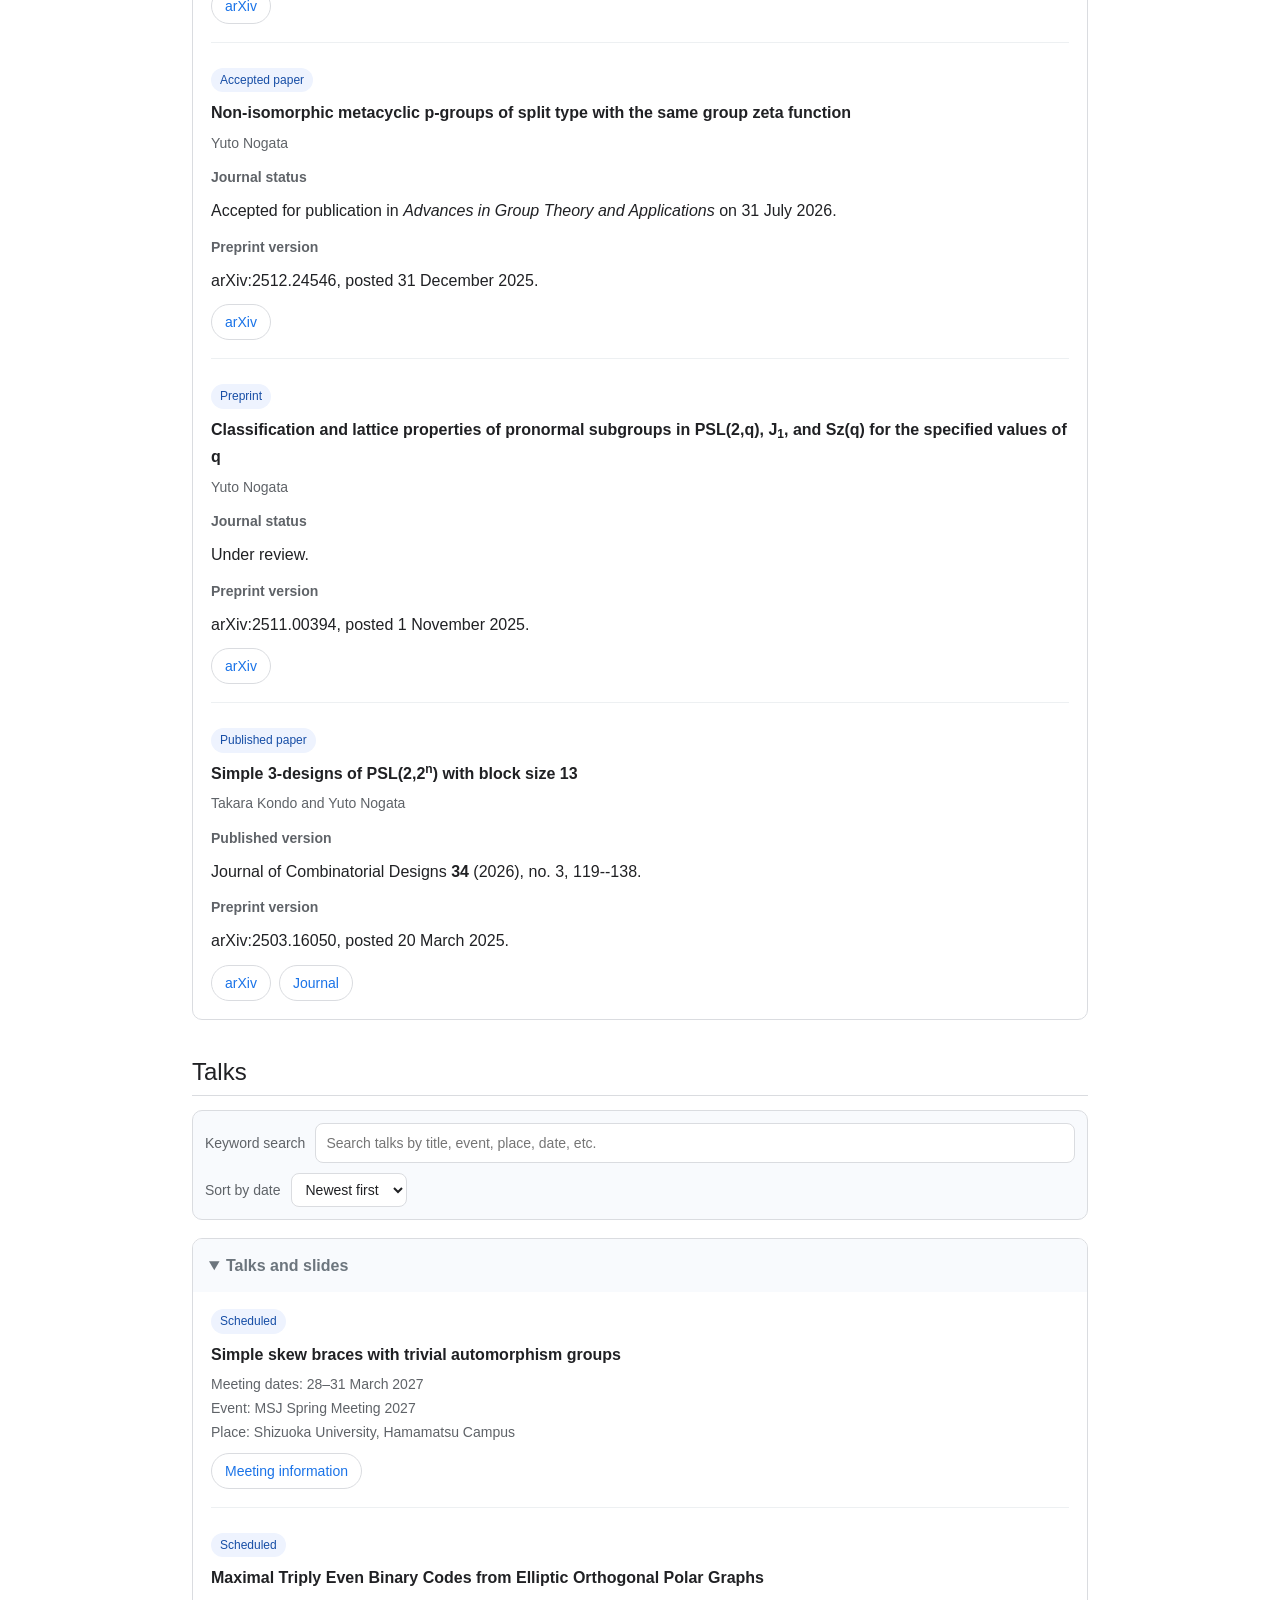
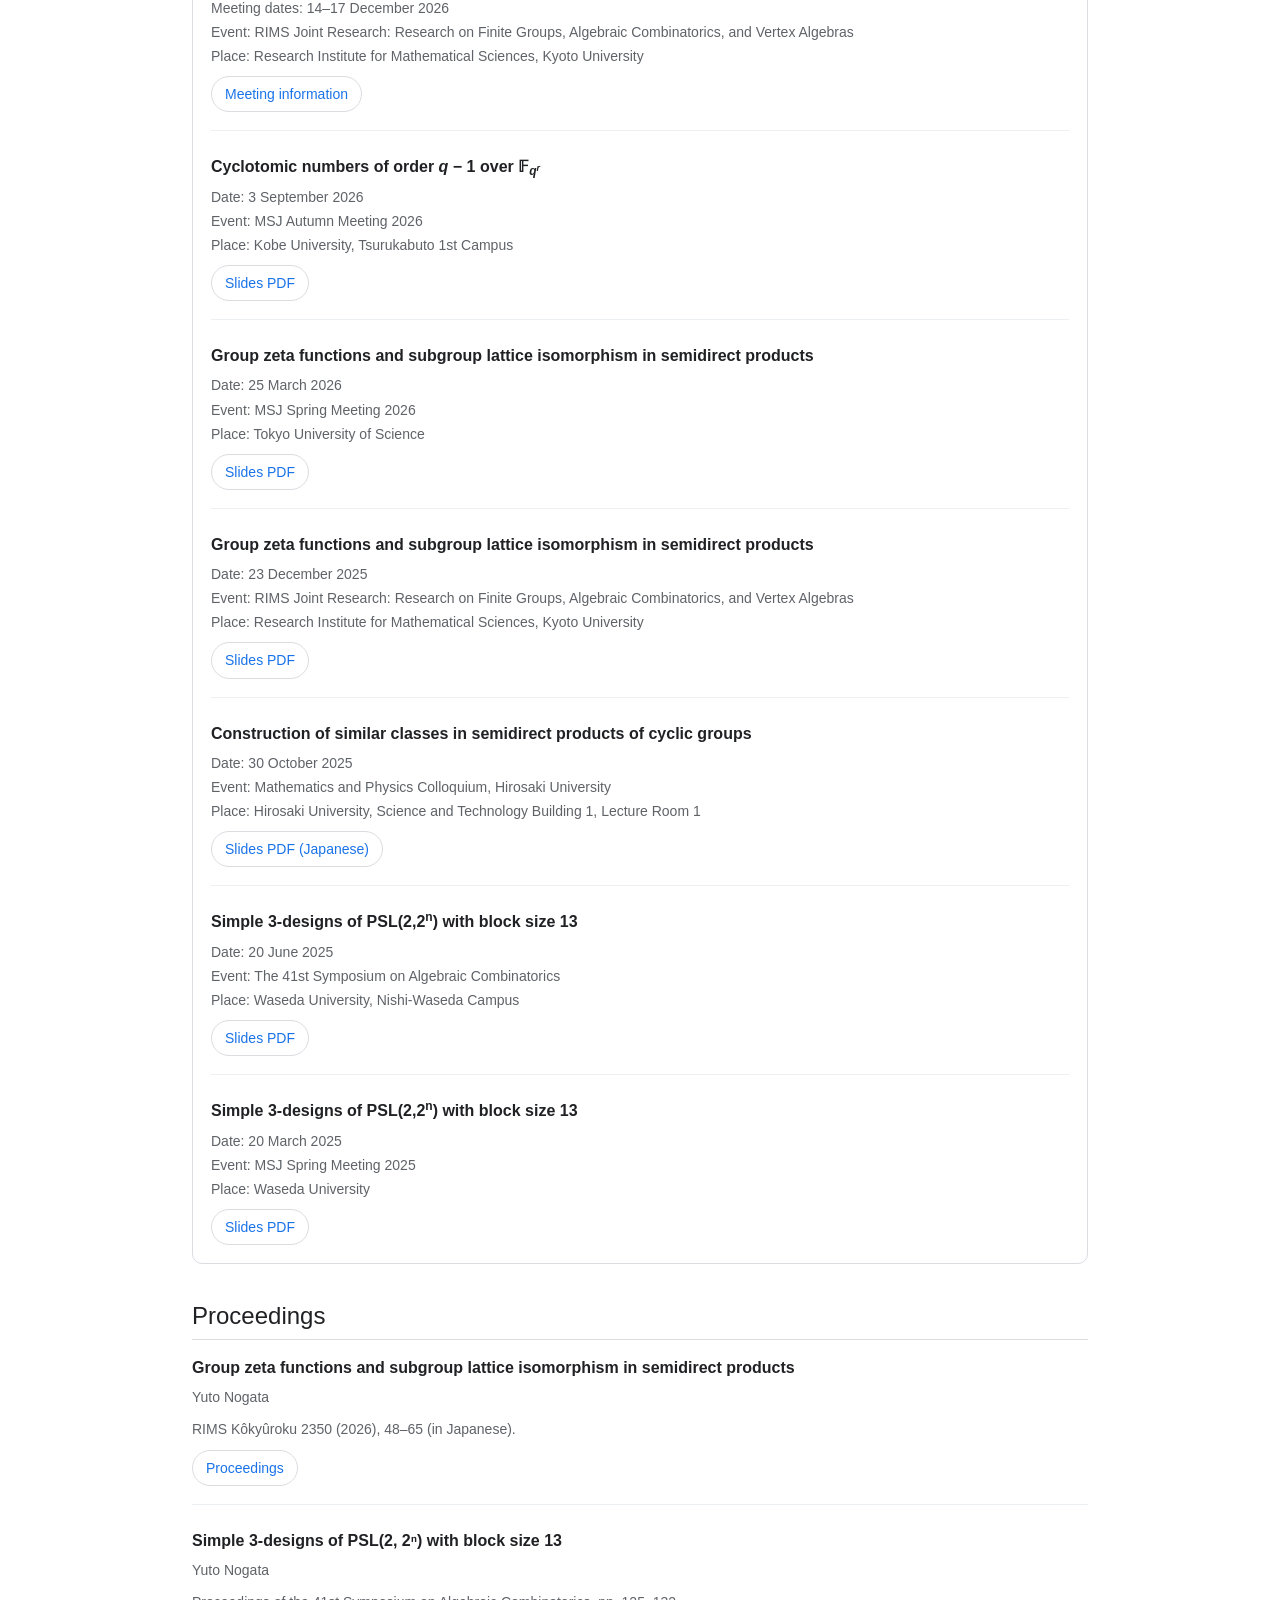
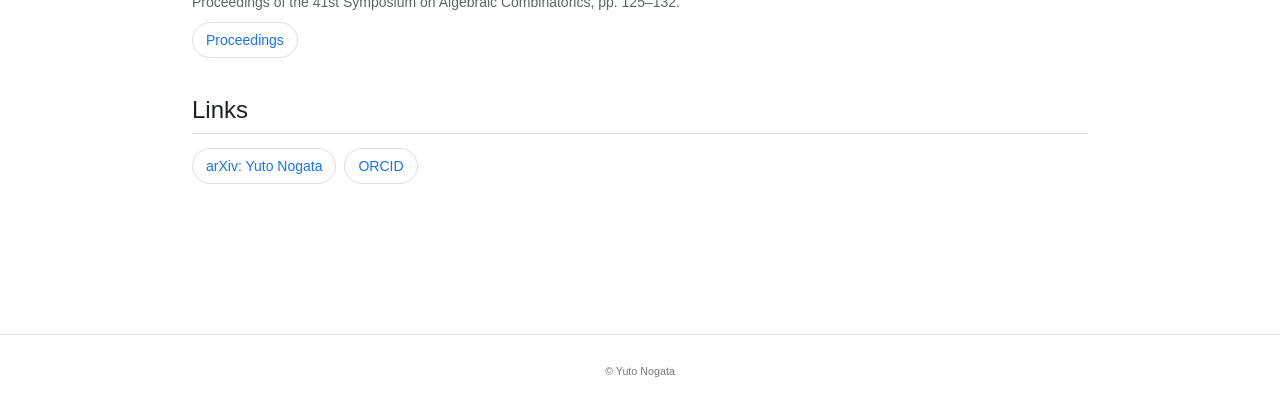
<file: docs/en/index.html>
<!DOCTYPE html>
<html xmlns="http://www.w3.org/1999/xhtml" lang="en" xml:lang="en"><head>

<meta charset="utf-8">
<meta name="generator" content="quarto-1.9.37">

<meta name="viewport" content="width=device-width, initial-scale=1.0, user-scalable=yes">

<meta name="description" content="Academic website of Yuto Nogata (野方雄斗), doctoral student at Hirosaki University. Research interests, publications, talks, and slides.">

<title>Yuto Nogata</title>
<style>
/* Default styles provided by pandoc.
** See https://pandoc.org/MANUAL.html#variables-for-html for config info.
*/
code{white-space: pre-wrap;}
span.smallcaps{font-variant: small-caps;}
div.columns{display: flex; gap: min(4vw, 1.5em);}
div.column{flex: auto; overflow-x: auto;}
div.hanging-indent{margin-left: 1.5em; text-indent: -1.5em;}
ul.task-list{list-style: none;}
ul.task-list li input[type="checkbox"] {
  width: 0.8em;
  margin: 0 0.8em 0.2em -1em; /* quarto-specific, see https://github.com/quarto-dev/quarto-cli/issues/4556 */
  vertical-align: middle;
}
</style>


<script src="../site_libs/quarto-nav/quarto-nav.js"></script>
<script src="../site_libs/clipboard/clipboard.min.js"></script>
<script src="../site_libs/quarto-html/quarto.js" type="module"></script>
<script src="../site_libs/quarto-html/tabsets/tabsets.js" type="module"></script>
<script src="../site_libs/quarto-html/popper.min.js"></script>
<script src="../site_libs/quarto-html/tippy.umd.min.js"></script>
<link href="../site_libs/quarto-html/tippy.css" rel="stylesheet">
<link href="../site_libs/quarto-html/quarto-syntax-highlighting-7f8f88aac4f3542376d5c11b86a4c14d.css" rel="stylesheet" id="quarto-text-highlighting-styles">
<script src="../site_libs/bootstrap/bootstrap.min.js"></script>
<link href="../site_libs/bootstrap/bootstrap-icons.css" rel="stylesheet">
<link href="../site_libs/bootstrap/bootstrap-ee4b2b1a3a7e1c27f3ba94d827b931d7.min.css" rel="stylesheet" append-hash="true" id="quarto-bootstrap" data-mode="light">
<script id="quarto-search-options" type="application/json">{
  "language": {
    "search-no-results-text": "No results",
    "search-matching-documents-text": "matching documents",
    "search-copy-link-title": "Copy link to search",
    "search-hide-matches-text": "Hide additional matches",
    "search-more-match-text": "more match in this document",
    "search-more-matches-text": "more matches in this document",
    "search-clear-button-title": "Clear",
    "search-text-placeholder": "",
    "search-detached-cancel-button-title": "Cancel",
    "search-submit-button-title": "Submit",
    "search-label": "Search"
  }
}</script>
<meta name="google-site-verification" content="C3BmXn-OMd5Sh2YapqBv0vzLySNkS6L0ohZnAf5njFI">
<link rel="canonical" href="https://yutonogata222.github.io/en/">
<link rel="alternate" hreflang="ja" href="https://yutonogata222.github.io/">
<link rel="alternate" hreflang="en" href="https://yutonogata222.github.io/en/">
<link rel="alternate" hreflang="x-default" href="https://yutonogata222.github.io/">


<link rel="stylesheet" href="../styles.css">
</head>

<body class="nav-fixed quarto-light">

<div id="quarto-search-results"></div>
<!-- content -->
<div id="quarto-content" class="quarto-container page-columns page-rows-contents page-layout-full">
<!-- sidebar -->
<!-- margin-sidebar -->

<!-- main -->
<main class="content column-page" id="quarto-document-content">

<header id="title-block-header" class="quarto-title-block default">
<div class="quarto-title">
<h1 class="title">Yuto Nogata</h1>
</div>

<div>
  <div class="description">
    Academic website of Yuto Nogata (野方雄斗), doctoral student at Hirosaki University. Research interests, publications, talks, and slides.
  </div>
</div>


<div class="quarto-title-meta column-page">




  </div>



</header>


<header id="quarto-header" class="fixed-top">
    <nav class="navbar navbar-expand-lg " data-bs-theme="light">
      <div class="navbar-container container-fluid">
      <div class="navbar-brand-container mx-auto">
    <a class="navbar-brand" href="#home">
    <span>Yuto Nogata</span>
    </a>
  </div>
          <button class="navbar-toggler" type="button" data-bs-toggle="collapse" data-bs-target="#navbarCollapse" aria-controls="navbarCollapse" aria-expanded="false" aria-label="Toggle navigation">
  <span class="navbar-toggler-icon"></span>
</button>
          <div class="collapse navbar-collapse" id="navbarCollapse">
            <ul class="navbar-nav navbar-nav-scroll me-auto"><li class="nav-item"><a href="#profile" class="nav-link">Profile</a></li><li class="nav-item"><a href="#biography" class="nav-link">Biography</a></li><li class="nav-item"><a href="#news" class="nav-link">News</a></li><li class="nav-item"><a href="#publications" class="nav-link">Publications</a></li><li class="nav-item"><a href="#talks" class="nav-link">Talks</a></li><li class="nav-item"><a href="#proceedings" class="nav-link">Proceedings</a></li><li class="nav-item"><a href="#links" class="nav-link">Links</a></li></ul>
          </div> <!-- /navcollapse -->
            <div class="quarto-navbar-tools" id="language-picker" role="group" aria-label="Language">
<a class="no-external" href="../" lang="ja" hreflang="ja">日本語</a><a class="no-external" href="../en/" lang="en" hreflang="en" aria-current="page">English</a></div>
      </div> <!-- /container-fluid -->
    </nav>
</header>
<div class="page">
  <header id="home">
    <h1>Yuto Nogata</h1>
    <p class="subtitle lead">Doctoral student, Graduate School of Science and Technology, Hirosaki University</p>
  </header>

  <section id="profile">
    <h2 class="anchored">Profile</h2>



<table class="profile-table caption-top table">
<colgroup>
<col style="width: 25%">
<col style="width: 75%">
</colgroup>
<tbody>
<tr class="odd">
<th data-quarto-table-cell-role="th" scope="row">Affiliation</th>
<td>Doctoral student, Safety Systems Engineering, Graduate School of Science and Technology, Hirosaki University</td>
</tr>
<tr class="even">
<th data-quarto-table-cell-role="th" scope="row">Research interests</th>
<td>Group theory, skew braces, coding theory</td>
</tr>
<tr class="odd">
<th data-quarto-table-cell-role="th" scope="row">Email</th>
<td>h26ds201 [at] hirosaki-u.ac.jp</td>
</tr>
<tr class="even">
<th data-quarto-table-cell-role="th" scope="row">Address</th>
<td>Hirosaki University, 3 Bunkyo-cho, Hirosaki, Aomori 036-8561, Japan</td>
</tr>
</tbody>
</table>


  </section>

  <section id="biography">
    <h2 class="anchored">Biography</h2>

    <div class="bio-list">
      <div class="bio-item"><span class="bio-date">1 April 2026–</span> Hirosaki University SPRING Scholarship Awardee<br>JST SPRING, Grant No. JPMJSP2152<a class="inline-link" href="https://cir.nii.ac.jp/crid/1860587273567001985" target="_blank" rel="noopener">CiNii</a>
      </div>
    </div>
  </section>

  <section id="news">
    <h2 class="anchored">News</h2>
    <ul class="news-list"><li><time datetime="2026-11-11" class="date">11 November 2026</time> Website updated.</li></ul>
  </section>

  <section id="publications">
    <h2 class="anchored">Publications</h2>

    <div class="controls">
      <div class="control-row">
        <div class="control-group search-group">
          <label for="pub-search">Keyword search</label>
          <input id="pub-search" type="search" placeholder="Search publications by title, author, arXiv, journal, year, etc.">
        </div>
      </div>

      <div class="control-row">
        <div class="control-group">
          <label for="pub-basis">Sort basis</label>
          <select id="pub-basis">
            <option value="arxiv" selected="">arXiv posted date</option>
            <option value="paper">Published version first</option>
          </select>
        </div>

        <div class="control-group">
          <label for="pub-sort">Sort order</label>
          <select id="pub-sort">
            <option value="desc" selected="">Newest first</option>
            <option value="asc">Oldest first</option>
          </select>
        </div>
      </div>
    </div>

    <details open="">
      <summary>Works</summary>
      <div class="details-body">
        <div id="publication-list">

          <div class="entry publication-entry" id="o6-paper" data-arxiv-date="2026-11-10" data-paper-date="" data-paper-status="preprint"><div class="entry-label">Preprint</div><div class="entry-title">Maximal Triply Even Binary Codes from Elliptic Orthogonal Graphs</div><div class="entry-meta">Yusuke Kasai and Yuto Nogata</div><div class="version-block"><div class="version-title">Preprint version</div><p>arXiv:2611.13586, posted 10 November 2026.</p></div><div class="links"><a href="https://arxiv.org/abs/2611.13586" target="_blank" rel="noopener" class="button">arXiv</a></div></div><div class="entry publication-entry" data-arxiv-date="2026-04-28" data-paper-date="" data-paper-status="under-review">
            <div class="entry-label">Preprint</div>
            <div class="entry-title">
              Cyclotomic Numbers of Order q−1 over F<sub>q<sup>r</sup></sub>
            </div>
            <div class="entry-meta">Hayaki Kudo and Yuto Nogata</div>

            <div class="version-block">
              <div class="version-title">Journal status</div>
              <p>Under review.</p>
            </div>

            <div class="version-block">
              <div class="version-title">Preprint version</div>
              <p>arXiv:2604.25461, posted 28 April 2026.</p>
            </div>

            <div class="links">
              <a class="button" href="https://arxiv.org/abs/2604.25461" target="_blank" rel="noopener">arXiv</a>
            </div>
          </div>

          <div class="entry publication-entry" data-arxiv-date="2025-12-31" data-paper-date="" data-paper-status="accepted">
            <div class="entry-label">Accepted paper</div>
            <div class="entry-title">
              Non-isomorphic metacyclic p-groups of split type with the same group zeta function
            </div>

            <div class="entry-meta">Yuto Nogata</div><div class="version-block">
              <div class="version-title">Journal status</div>
              <p>Accepted for publication in <em>Advances in Group Theory and Applications</em> on <time datetime="2026-07-31">31 July 2026</time>.</p>
            </div>

            <div class="version-block">
              <div class="version-title">Preprint version</div>
              <p>arXiv:2512.24546, posted 31 December 2025.</p>
            </div>

            <div class="links">
              <a class="button" href="https://arxiv.org/abs/2512.24546" target="_blank" rel="noopener">arXiv</a>
            </div>
          </div>

          <div class="entry publication-entry" data-arxiv-date="2025-11-01" data-paper-date="" data-paper-status="under-review">
            <div class="entry-label">Preprint</div>
            <div class="entry-title">
              Classification and lattice properties of pronormal subgroups in PSL(2,q), J<sub>1</sub>, and Sz(q) for the specified values of q
            </div>

            <div class="entry-meta">Yuto Nogata</div><div class="version-block">
              <div class="version-title">Journal status</div>
              <p>Under review.</p>
            </div>

            <div class="version-block">
              <div class="version-title">Preprint version</div>
              <p>arXiv:2511.00394, posted 1 November 2025.</p>
            </div>

            <div class="links">
              <a class="button" href="https://arxiv.org/abs/2511.00394" target="_blank" rel="noopener">arXiv</a>
            </div>
          </div>

          <div class="entry publication-entry" data-arxiv-date="2025-03-20" data-paper-date="2026-03-01" data-paper-status="published">
            <div class="entry-label">Published paper</div>
            <div class="entry-title">
              Simple 3-designs of PSL(2,2<sup>n</sup>) with block size 13
            </div>
            <div class="entry-meta">Takara Kondo and Yuto Nogata</div>

            <div class="version-block">
              <div class="version-title">Published version</div>
              <p>
                Journal of Combinatorial Designs <strong>34</strong> (2026), no. 3, 119--138.
              </p>
            </div>

            <div class="version-block">
              <div class="version-title">Preprint version</div>
              <p>arXiv:2503.16050, posted 20 March 2025.</p>
            </div>

            <div class="links">
              <a class="button" href="https://arxiv.org/abs/2503.16050" target="_blank" rel="noopener">arXiv</a>
              <a class="button" href="https://doi.org/10.1002/jcd.22015" target="_blank" rel="noopener">Journal</a>
            </div>
          </div>

        </div>

        <div id="pub-no-results" class="no-results">
          No matching publications were found.
        </div>
      </div>
    </details>
  </section>

  <section id="talks">
    <h2 class="anchored">Talks</h2>

    <div class="controls">
      <div class="control-row">
        <div class="control-group search-group">
          <label for="talk-search">Keyword search</label>
          <input id="talk-search" type="search" placeholder="Search talks by title, event, place, date, etc.">
        </div>
      </div>

      <div class="control-row">
        <div class="control-group">
          <label for="talk-sort">Sort by date</label>
          <select id="talk-sort">
            <option value="desc" selected="">Newest first</option>
            <option value="asc">Oldest first</option>
          </select>
        </div>
      </div>
    </div>

    <details open="">
      <summary>Talks and slides</summary>
      <div class="details-body">
        <div id="talk-list">

          <div class="entry talk-entry" data-date="2027-03-28"><div class="entry-label">Scheduled</div><div class="entry-title">Simple skew braces with trivial automorphism groups</div><div class="entry-meta">Meeting dates: 28–31 March 2027<br>Event: MSJ Spring Meeting 2027<br>Place: Shizuoka University, Hamamatsu Campus</div><div class="links"><a href="https://www.mathsoc.jp/activity/meeting/shizuoka27mar/index.html" target="_blank" rel="noopener" class="button">Meeting information</a></div></div><div class="entry talk-entry" data-date="2026-12-14"><div class="entry-label">Scheduled</div><div class="entry-title">Maximal Triply Even Binary Codes from Elliptic Orthogonal Polar Graphs</div><div class="entry-meta">Meeting dates: 14–17 December 2026<br>Event: RIMS Joint Research: Research on Finite Groups, Algebraic Combinatorics, and Vertex Algebras<br>Place: Research Institute for Mathematical Sciences, Kyoto University</div><div class="links"><a href="https://www.kurims.kyoto-u.ac.jp/kyoten/ja/workshop.html" target="_blank" rel="noopener" class="button">Meeting information</a></div></div><div class="entry talk-entry" data-date="2026-09-03"><div class="entry-title">Cyclotomic numbers of order <i>q</i> − 1 over 𝔽<sub><i>q</i><sup><i>r</i></sup></sub></div><div class="entry-meta">Date: 3 September 2026<br>Event: MSJ Autumn Meeting 2026<br>Place: Kobe University, Tsurukabuto 1st Campus</div><div class="links"><a href="https://drive.google.com/file/d/1iN84jB4-rhB31BQen5snLmo7M0BOTEcU/view?usp=sharing" target="_blank" rel="noopener" class="button">Slides PDF</a></div></div><div class="entry talk-entry" data-date="2026-03-25">
            <div class="entry-title">
              Group zeta functions and subgroup lattice isomorphism in semidirect products
            </div>
            <div class="entry-meta">Date: 25 March 2026<br>Event: MSJ Spring Meeting 2026<br>Place: Tokyo University of Science</div>
            <div class="links">
              <a class="button" href="https://drive.google.com/file/d/1ZlWr0A1enyCSnzU7_Emn1y8-ma90mIKY/view?usp=drive_link" target="_blank" rel="noopener">Slides PDF</a>
            </div>
          </div>

          <div class="entry talk-entry" data-date="2025-12-23">
            <div class="entry-title">
              Group zeta functions and subgroup lattice isomorphism in semidirect products
            </div>
            <div class="entry-meta">Date: 23 December 2025<br>Event: RIMS Joint Research: Research on Finite Groups, Algebraic Combinatorics, and Vertex Algebras<br>Place: Research Institute for Mathematical Sciences, Kyoto University</div>
            <div class="links">
              <a class="button" href="https://drive.google.com/file/d/14IVfqZM0mNBAOg7VyYWavzATDgMq6eli/view?usp=drive_link" target="_blank" rel="noopener">Slides PDF</a>
            </div>
          </div>

          <div class="entry talk-entry" data-date="2025-10-30">
            <div class="entry-title">Construction of similar classes in semidirect products of cyclic groups</div>
            <div class="entry-meta">Date: 30 October 2025<br>Event: Mathematics and Physics Colloquium, Hirosaki University<br>Place: Hirosaki University, Science and Technology Building 1, Lecture Room 1</div>
            <div class="links">
              <a class="button" href="https://drive.google.com/file/d/1Xw5sbDbltA3CZ4gvMrwbLBZQH583n-cx/view?usp=drive_link" target="_blank" rel="noopener">Slides PDF (Japanese)</a>
            </div>
          </div>

          <div class="entry talk-entry" data-date="2025-06-20">
            <div class="entry-title">
              Simple 3-designs of PSL(2,2<sup>n</sup>) with block size 13
            </div>
            <div class="entry-meta">Date: 20 June 2025<br>Event: The 41st Symposium on Algebraic Combinatorics<br>Place: Waseda University, Nishi-Waseda Campus</div>
            <div class="links">
              <a class="button" href="https://drive.google.com/file/d/11lLP874fAahGFan-s_jCopatMmtgzzlU/view?usp=drive_link" target="_blank" rel="noopener">Slides PDF</a>
            </div>
          </div>

          <div class="entry talk-entry" data-date="2025-03-20">
            <div class="entry-title">
              Simple 3-designs of PSL(2,2<sup>n</sup>) with block size 13
            </div>
            <div class="entry-meta">Date: 20 March 2025<br>Event: MSJ Spring Meeting 2025<br>Place: Waseda University</div>
            <div class="links">
              <a class="button" href="https://drive.google.com/file/d/1XzrUSHfBVubRJwOsd39JR3pTLGxRkjbM/view?usp=drive_link" target="_blank" rel="noopener">Slides PDF</a>
            </div>
          </div>

        </div>

        <div id="talk-no-results" class="no-results">
          No matching talks were found.
        </div>
      </div>
    </details>
  </section>

  <section id="proceedings"><h2>Proceedings</h2><div class="entry"><div class="entry-title">Group zeta functions and subgroup lattice isomorphism in semidirect products</div><div class="entry-meta">Yuto Nogata</div><div class="entry-meta">RIMS Kôkyûroku 2350 (2026), 48–65 (in Japanese).</div><div class="links"><a href="https://www.kurims.kyoto-u.ac.jp/~kyodo/kokyuroku/contents/2350.html" target="_blank" rel="noopener" class="button">Proceedings</a></div></div><div class="entry"><div class="entry-title">Simple 3-designs of PSL(2, 2ⁿ) with block size 13</div><div class="entry-meta">Yuto Nogata</div><div class="entry-meta">Proceedings of the 41st Symposium on Algebraic Combinatorics, pp. 125–132.</div><div class="links"><a href="https://hnozaki.jimdofree.com/proceedings-symp-alg-comb/no-41/" target="_blank" rel="noopener" class="button">Proceedings</a></div></div></section><section id="links">
    <h2 class="anchored">Links</h2>
    <div class="links">
      <a class="button" href="https://arxiv.org/search/?query=Yuto+Nogata&amp;searchtype=author&amp;abstracts=show&amp;order=-announced_date_first&amp;size=50" target="_blank" rel="noopener">arXiv: Yuto Nogata</a>
      <a class="button" href="https://orcid.org/0009-0004-3781-7839" target="_blank" rel="noopener">ORCID</a>
    </div>
  </section>


</div>
<script src="../site.js"></script>



</main> <!-- /main -->
<script id="quarto-html-after-body" type="application/javascript">
  window.document.addEventListener("DOMContentLoaded", function (event) {
    const isCodeAnnotation = (el) => {
      for (const clz of el.classList) {
        if (clz.startsWith('code-annotation-')) {
          return true;
        }
      }
      return false;
    }
    const onCopySuccess = function(e) {
      // button target
      const button = e.trigger;
      // don't keep focus
      button.blur();
      // flash "checked"
      button.classList.add('code-copy-button-checked');
      var currentTitle = button.getAttribute("title");
      button.setAttribute("title", "Copied!");
      let tooltip;
      if (window.bootstrap) {
        button.setAttribute("data-bs-toggle", "tooltip");
        button.setAttribute("data-bs-placement", "left");
        button.setAttribute("data-bs-title", "Copied!");
        tooltip = new bootstrap.Tooltip(button,
          { trigger: "manual",
            customClass: "code-copy-button-tooltip",
            offset: [0, -8]});
        tooltip.show();
      }
      setTimeout(function() {
        if (tooltip) {
          tooltip.hide();
          button.removeAttribute("data-bs-title");
          button.removeAttribute("data-bs-toggle");
          button.removeAttribute("data-bs-placement");
        }
        button.setAttribute("title", currentTitle);
        button.classList.remove('code-copy-button-checked');
      }, 1000);
      // clear code selection
      e.clearSelection();
    }
    const getTextToCopy = function(trigger) {
      const outerScaffold = trigger.parentElement.cloneNode(true);
      const codeEl = outerScaffold.querySelector('code');
      for (const childEl of codeEl.children) {
        if (isCodeAnnotation(childEl)) {
          childEl.remove();
        }
      }
      return codeEl.innerText;
    }
    const clipboard = new window.ClipboardJS('.code-copy-button:not([data-in-quarto-modal])', {
      text: getTextToCopy
    });
    clipboard.on('success', onCopySuccess);
    if (window.document.getElementById('quarto-embedded-source-code-modal')) {
      const clipboardModal = new window.ClipboardJS('.code-copy-button[data-in-quarto-modal]', {
        text: getTextToCopy,
        container: window.document.getElementById('quarto-embedded-source-code-modal')
      });
      clipboardModal.on('success', onCopySuccess);
    }
      var localhostRegex = new RegExp(/^(?:http|https):\/\/localhost\:?[0-9]*\//);
      var mailtoRegex = new RegExp(/^mailto:/);
        var filterRegex = new RegExp("https:\/\/yutonogata222\.github\.io");
      var isInternal = (href) => {
          return filterRegex.test(href) || localhostRegex.test(href) || mailtoRegex.test(href);
      }
      // Inspect non-navigation links and adorn them if external
     var links = window.document.querySelectorAll('a[href]:not(.nav-link):not(.navbar-brand):not(.toc-action):not(.sidebar-link):not(.sidebar-item-toggle):not(.pagination-link):not(.no-external):not([aria-hidden]):not(.dropdown-item):not(.quarto-navigation-tool):not(.about-link)');
      for (var i=0; i<links.length; i++) {
        const link = links[i];
        if (!isInternal(link.href)) {
          // undo the damage that might have been done by quarto-nav.js in the case of
          // links that we want to consider external
          if (link.dataset.originalHref !== undefined) {
            link.href = link.dataset.originalHref;
          }
            // target, if specified
            link.setAttribute("target", "_blank");
            if (link.getAttribute("rel") === null) {
              link.setAttribute("rel", "noopener");
            }
        }
      }
    function tippyHover(el, contentFn, onTriggerFn, onUntriggerFn) {
      const config = {
        allowHTML: true,
        maxWidth: 500,
        delay: 100,
        arrow: false,
        appendTo: function(el) {
            return el.parentElement;
        },
        interactive: true,
        interactiveBorder: 10,
        theme: 'quarto',
        placement: 'bottom-start',
      };
      if (contentFn) {
        config.content = contentFn;
      }
      if (onTriggerFn) {
        config.onTrigger = onTriggerFn;
      }
      if (onUntriggerFn) {
        config.onUntrigger = onUntriggerFn;
      }
      window.tippy(el, config);
    }
    const noterefs = window.document.querySelectorAll('a[role="doc-noteref"]');
    for (var i=0; i<noterefs.length; i++) {
      const ref = noterefs[i];
      tippyHover(ref, function() {
        // use id or data attribute instead here
        let href = ref.getAttribute('data-footnote-href') || ref.getAttribute('href');
        try { href = new URL(href).hash; } catch {}
        const id = href.replace(/^#\/?/, "");
        const note = window.document.getElementById(id);
        if (note) {
          return note.innerHTML;
        } else {
          return "";
        }
      });
    }
    const xrefs = window.document.querySelectorAll('a.quarto-xref');
    const processXRef = (id, note) => {
      // Strip column container classes
      const stripColumnClz = (el) => {
        el.classList.remove("page-full", "page-columns");
        if (el.children) {
          for (const child of el.children) {
            stripColumnClz(child);
          }
        }
      }
      stripColumnClz(note)
      if (id === null || id.startsWith('sec-')) {
        // Special case sections, only their first couple elements
        const container = document.createElement("div");
        if (note.children && note.children.length > 2) {
          container.appendChild(note.children[0].cloneNode(true));
          for (let i = 1; i < note.children.length; i++) {
            const child = note.children[i];
            if (child.tagName === "P" && child.innerText === "") {
              continue;
            } else {
              container.appendChild(child.cloneNode(true));
              break;
            }
          }
          if (window.Quarto?.typesetMath) {
            window.Quarto.typesetMath(container);
          }
          return container.innerHTML
        } else {
          if (window.Quarto?.typesetMath) {
            window.Quarto.typesetMath(note);
          }
          return note.innerHTML;
        }
      } else {
        // Remove any anchor links if they are present
        const anchorLink = note.querySelector('a.anchorjs-link');
        if (anchorLink) {
          anchorLink.remove();
        }
        if (window.Quarto?.typesetMath) {
          window.Quarto.typesetMath(note);
        }
        if (note.classList.contains("callout")) {
          return note.outerHTML;
        } else {
          return note.innerHTML;
        }
      }
    }
    for (var i=0; i<xrefs.length; i++) {
      const xref = xrefs[i];
      tippyHover(xref, undefined, function(instance) {
        instance.disable();
        let url = xref.getAttribute('href');
        let hash = undefined;
        if (url.startsWith('#')) {
          hash = url;
        } else {
          try { hash = new URL(url).hash; } catch {}
        }
        if (hash) {
          const id = hash.replace(/^#\/?/, "");
          const note = window.document.getElementById(id);
          if (note !== null) {
            try {
              const html = processXRef(id, note.cloneNode(true));
              instance.setContent(html);
            } finally {
              instance.enable();
              instance.show();
            }
          } else {
            // See if we can fetch this
            fetch(url.split('#')[0])
            .then(res => res.text())
            .then(html => {
              const parser = new DOMParser();
              const htmlDoc = parser.parseFromString(html, "text/html");
              const note = htmlDoc.getElementById(id);
              if (note !== null) {
                const html = processXRef(id, note);
                instance.setContent(html);
              }
            }).finally(() => {
              instance.enable();
              instance.show();
            });
          }
        } else {
          // See if we can fetch a full url (with no hash to target)
          // This is a special case and we should probably do some content thinning / targeting
          fetch(url)
          .then(res => res.text())
          .then(html => {
            const parser = new DOMParser();
            const htmlDoc = parser.parseFromString(html, "text/html");
            const note = htmlDoc.querySelector('main.content');
            if (note !== null) {
              // This should only happen for chapter cross references
              // (since there is no id in the URL)
              // remove the first header
              if (note.children.length > 0 && note.children[0].tagName === "HEADER") {
                note.children[0].remove();
              }
              const html = processXRef(null, note);
              instance.setContent(html);
            }
          }).finally(() => {
            instance.enable();
            instance.show();
          });
        }
      }, function(instance) {
      });
    }
        let selectedAnnoteEl;
        const selectorForAnnotation = ( cell, annotation) => {
          let cellAttr = 'data-code-cell="' + cell + '"';
          let lineAttr = 'data-code-annotation="' +  annotation + '"';
          const selector = 'span[' + cellAttr + '][' + lineAttr + ']';
          return selector;
        }
        const selectCodeLines = (annoteEl) => {
          const doc = window.document;
          const targetCell = annoteEl.getAttribute("data-target-cell");
          const targetAnnotation = annoteEl.getAttribute("data-target-annotation");
          const annoteSpan = window.document.querySelector(selectorForAnnotation(targetCell, targetAnnotation));
          const lines = annoteSpan.getAttribute("data-code-lines").split(",");
          const lineIds = lines.map((line) => {
            return targetCell + "-" + line;
          })
          let top = null;
          let height = null;
          let parent = null;
          if (lineIds.length > 0) {
              //compute the position of the single el (top and bottom and make a div)
              const el = window.document.getElementById(lineIds[0]);
              top = el.offsetTop;
              height = el.offsetHeight;
              parent = el.parentElement.parentElement;
            if (lineIds.length > 1) {
              const lastEl = window.document.getElementById(lineIds[lineIds.length - 1]);
              const bottom = lastEl.offsetTop + lastEl.offsetHeight;
              height = bottom - top;
            }
            if (top !== null && height !== null && parent !== null) {
              // cook up a div (if necessary) and position it
              let div = window.document.getElementById("code-annotation-line-highlight");
              if (div === null) {
                div = window.document.createElement("div");
                div.setAttribute("id", "code-annotation-line-highlight");
                div.style.position = 'absolute';
                parent.appendChild(div);
              }
              div.style.top = top - 2 + "px";
              div.style.height = height + 4 + "px";
              div.style.left = 0;
              let gutterDiv = window.document.getElementById("code-annotation-line-highlight-gutter");
              if (gutterDiv === null) {
                gutterDiv = window.document.createElement("div");
                gutterDiv.setAttribute("id", "code-annotation-line-highlight-gutter");
                gutterDiv.style.position = 'absolute';
                const codeCell = window.document.getElementById(targetCell);
                const gutter = codeCell.querySelector('.code-annotation-gutter');
                gutter.appendChild(gutterDiv);
              }
              gutterDiv.style.top = top - 2 + "px";
              gutterDiv.style.height = height + 4 + "px";
            }
            selectedAnnoteEl = annoteEl;
          }
        };
        const unselectCodeLines = () => {
          const elementsIds = ["code-annotation-line-highlight", "code-annotation-line-highlight-gutter"];
          elementsIds.forEach((elId) => {
            const div = window.document.getElementById(elId);
            if (div) {
              div.remove();
            }
          });
          selectedAnnoteEl = undefined;
        };
          // Handle positioning of the toggle
      window.addEventListener(
        "resize",
        throttle(() => {
          elRect = undefined;
          if (selectedAnnoteEl) {
            selectCodeLines(selectedAnnoteEl);
          }
        }, 10)
      );
      function throttle(fn, ms) {
      let throttle = false;
      let timer;
        return (...args) => {
          if(!throttle) { // first call gets through
              fn.apply(this, args);
              throttle = true;
          } else { // all the others get throttled
              if(timer) clearTimeout(timer); // cancel #2
              timer = setTimeout(() => {
                fn.apply(this, args);
                timer = throttle = false;
              }, ms);
          }
        };
      }
        // Attach click handler to the DT
        const annoteDls = window.document.querySelectorAll('dt[data-target-cell]');
        for (const annoteDlNode of annoteDls) {
          annoteDlNode.addEventListener('click', (event) => {
            const clickedEl = event.target;
            if (clickedEl !== selectedAnnoteEl) {
              unselectCodeLines();
              const activeEl = window.document.querySelector('dt[data-target-cell].code-annotation-active');
              if (activeEl) {
                activeEl.classList.remove('code-annotation-active');
              }
              selectCodeLines(clickedEl);
              clickedEl.classList.add('code-annotation-active');
            } else {
              // Unselect the line
              unselectCodeLines();
              clickedEl.classList.remove('code-annotation-active');
            }
          });
        }
    const findCites = (el) => {
      const parentEl = el.parentElement;
      if (parentEl) {
        const cites = parentEl.dataset.cites;
        if (cites) {
          return {
            el,
            cites: cites.split(' ')
          };
        } else {
          return findCites(el.parentElement)
        }
      } else {
        return undefined;
      }
    };
    var bibliorefs = window.document.querySelectorAll('a[role="doc-biblioref"]');
    for (var i=0; i<bibliorefs.length; i++) {
      const ref = bibliorefs[i];
      const citeInfo = findCites(ref);
      if (citeInfo) {
        tippyHover(citeInfo.el, function() {
          var popup = window.document.createElement('div');
          citeInfo.cites.forEach(function(cite) {
            var citeDiv = window.document.createElement('div');
            citeDiv.classList.add('hanging-indent');
            citeDiv.classList.add('csl-entry');
            var biblioDiv = window.document.getElementById('ref-' + cite);
            if (biblioDiv) {
              citeDiv.innerHTML = biblioDiv.innerHTML;
            }
            popup.appendChild(citeDiv);
          });
          return popup.innerHTML;
        });
      }
    }
  });
  </script>
</div> <!-- /content -->
<footer class="footer">
  <div class="nav-footer">
    <div class="nav-footer-left">
      &nbsp;
    </div>
    <div class="nav-footer-center">
<p>© Yuto Nogata</p>
</div>
    <div class="nav-footer-right">
      &nbsp;
    </div>
  </div>
</footer>




</body></html>
</file>
<file: docs/site_libs/quarto-html/tippy.css>
.tippy-box[data-animation=fade][data-state=hidden]{opacity:0}[data-tippy-root]{max-width:calc(100vw - 10px)}.tippy-box{position:relative;background-color:#333;color:#fff;border-radius:4px;font-size:14px;line-height:1.4;white-space:normal;outline:0;transition-property:transform,visibility,opacity}.tippy-box[data-placement^=top]>.tippy-arrow{bottom:0}.tippy-box[data-placement^=top]>.tippy-arrow:before{bottom:-7px;left:0;border-width:8px 8px 0;border-top-color:initial;transform-origin:center top}.tippy-box[data-placement^=bottom]>.tippy-arrow{top:0}.tippy-box[data-placement^=bottom]>.tippy-arrow:before{top:-7px;left:0;border-width:0 8px 8px;border-bottom-color:initial;transform-origin:center bottom}.tippy-box[data-placement^=left]>.tippy-arrow{right:0}.tippy-box[data-placement^=left]>.tippy-arrow:before{border-width:8px 0 8px 8px;border-left-color:initial;right:-7px;transform-origin:center left}.tippy-box[data-placement^=right]>.tippy-arrow{left:0}.tippy-box[data-placement^=right]>.tippy-arrow:before{left:-7px;border-width:8px 8px 8px 0;border-right-color:initial;transform-origin:center right}.tippy-box[data-inertia][data-state=visible]{transition-timing-function:cubic-bezier(.54,1.5,.38,1.11)}.tippy-arrow{width:16px;height:16px;color:#333}.tippy-arrow:before{content:"";position:absolute;border-color:transparent;border-style:solid}.tippy-content{position:relative;padding:5px 9px;z-index:1}
</file>
<file: docs/site_libs/quarto-html/quarto-syntax-highlighting-7f8f88aac4f3542376d5c11b86a4c14d.css>
/* quarto syntax highlight colors */
:root {
  --quarto-hl-ot-color: #003B4F;
  --quarto-hl-at-color: #657422;
  --quarto-hl-ss-color: #20794D;
  --quarto-hl-an-color: #5E5E5E;
  --quarto-hl-fu-color: #4758AB;
  --quarto-hl-st-color: #20794D;
  --quarto-hl-cf-color: #003B4F;
  --quarto-hl-op-color: #5E5E5E;
  --quarto-hl-er-color: #AD0000;
  --quarto-hl-bn-color: #AD0000;
  --quarto-hl-al-color: #AD0000;
  --quarto-hl-va-color: #111111;
  --quarto-hl-bu-color: inherit;
  --quarto-hl-ex-color: inherit;
  --quarto-hl-pp-color: #AD0000;
  --quarto-hl-in-color: #5E5E5E;
  --quarto-hl-vs-color: #20794D;
  --quarto-hl-wa-color: #5E5E5E;
  --quarto-hl-do-color: #5E5E5E;
  --quarto-hl-im-color: #00769E;
  --quarto-hl-ch-color: #20794D;
  --quarto-hl-dt-color: #AD0000;
  --quarto-hl-fl-color: #AD0000;
  --quarto-hl-co-color: #5E5E5E;
  --quarto-hl-cv-color: #5E5E5E;
  --quarto-hl-cn-color: #8f5902;
  --quarto-hl-sc-color: #5E5E5E;
  --quarto-hl-dv-color: #AD0000;
  --quarto-hl-kw-color: #003B4F;
}

/* other quarto variables */
:root {
  --quarto-font-monospace: SFMono-Regular, Menlo, Monaco, Consolas, "Liberation Mono", "Courier New", monospace;
}

/* syntax highlight based on Pandoc's rules */
pre > code.sourceCode > span {
  color: #003B4F;
}

code.sourceCode > span {
  color: #003B4F;
}

div.sourceCode,
div.sourceCode pre.sourceCode {
  color: #003B4F;
}

/* Normal */
code span {
  color: #003B4F;
}

/* Alert */
code span.al {
  color: #AD0000;
  font-style: inherit;
}

/* Annotation */
code span.an {
  color: #5E5E5E;
  font-style: inherit;
}

/* Attribute */
code span.at {
  color: #657422;
  font-style: inherit;
}

/* BaseN */
code span.bn {
  color: #AD0000;
  font-style: inherit;
}

/* BuiltIn */
code span.bu {
  font-style: inherit;
}

/* ControlFlow */
code span.cf {
  color: #003B4F;
  font-weight: bold;
  font-style: inherit;
}

/* Char */
code span.ch {
  color: #20794D;
  font-style: inherit;
}

/* Constant */
code span.cn {
  color: #8f5902;
  font-style: inherit;
}

/* Comment */
code span.co {
  color: #5E5E5E;
  font-style: inherit;
}

/* CommentVar */
code span.cv {
  color: #5E5E5E;
  font-style: italic;
}

/* Documentation */
code span.do {
  color: #5E5E5E;
  font-style: italic;
}

/* DataType */
code span.dt {
  color: #AD0000;
  font-style: inherit;
}

/* DecVal */
code span.dv {
  color: #AD0000;
  font-style: inherit;
}

/* Error */
code span.er {
  color: #AD0000;
  font-style: inherit;
}

/* Extension */
code span.ex {
  font-style: inherit;
}

/* Float */
code span.fl {
  color: #AD0000;
  font-style: inherit;
}

/* Function */
code span.fu {
  color: #4758AB;
  font-style: inherit;
}

/* Import */
code span.im {
  color: #00769E;
  font-style: inherit;
}

/* Information */
code span.in {
  color: #5E5E5E;
  font-style: inherit;
}

/* Keyword */
code span.kw {
  color: #003B4F;
  font-weight: bold;
  font-style: inherit;
}

/* Operator */
code span.op {
  color: #5E5E5E;
  font-style: inherit;
}

/* Other */
code span.ot {
  color: #003B4F;
  font-style: inherit;
}

/* Preprocessor */
code span.pp {
  color: #AD0000;
  font-style: inherit;
}

/* SpecialChar */
code span.sc {
  color: #5E5E5E;
  font-style: inherit;
}

/* SpecialString */
code span.ss {
  color: #20794D;
  font-style: inherit;
}

/* String */
code span.st {
  color: #20794D;
  font-style: inherit;
}

/* Variable */
code span.va {
  color: #111111;
  font-style: inherit;
}

/* VerbatimString */
code span.vs {
  color: #20794D;
  font-style: inherit;
}

/* Warning */
code span.wa {
  color: #5E5E5E;
  font-style: italic;
}

.prevent-inlining {
  content: "</";
}

/*# sourceMappingURL=789ad8cd35626ba772517505b42a116e.css.map */
</file>
<file: docs/styles.css>
:root {
      --text: #202124;
      --subtext: #5f6368;
      --border: #dadce0;
      --link: #1a73e8;
      --bg: #ffffff;
      --soft: #f8fafd;
      --label-bg: #eef3fe;
      --label-text: #174ea6;
    }

    body {
      margin: 0;
      padding: 0;
      font-family: Arial, "Hiragino Kaku Gothic ProN", "Yu Gothic", Meiryo, sans-serif;
      color: var(--text);
      background: var(--bg);
      line-height: 1.72;
      font-size: 16px;
    }

    .page {
      max-width: 940px;
      margin: 0 auto;
      padding: 42px 22px 64px;
    }

    header {
      border-bottom: 1px solid var(--border);
      padding-bottom: 26px;
      margin-bottom: 34px;
    }

    h1 {
      font-size: 34px;
      font-weight: 500;
      margin: 0 0 10px;
      letter-spacing: 0.02em;
    }

    .subtitle {
      color: var(--subtext);
      font-size: 17px;
      margin: 0;
    }

    .button {
      display: inline-block;
      text-decoration: none;
      color: var(--link);
      border: 1px solid var(--border);
      border-radius: 999px;
      padding: 5px 13px;
      font-size: 14px;
      background: #fff;
    }

    .button:hover {
      background: var(--soft);
      text-decoration: none;
    }

    .inline-link {
      color: var(--link);
      text-decoration: none;
      margin-left: 4px;
    }

    .inline-link:hover {
      text-decoration: underline;
    }

    section {
      margin: 38px 0;
    }

    h2 {
      font-size: 24px;
      font-weight: 500;
      margin: 0 0 14px;
      padding-bottom: 8px;
      border-bottom: 1px solid var(--border);
    }

    h3 {
      font-size: 18px;
      font-weight: 600;
      margin: 22px 0 10px;
    }

    p {
      margin: 8px 0;
    }

    .small {
      color: var(--subtext);
      font-size: 14px;
    }

    .profile-table {
      width: 100%;
      border-collapse: collapse;
      margin-top: 10px;
    }

    .profile-table th {
      width: 170px;
      text-align: left;
      vertical-align: top;
      color: var(--subtext);
      font-weight: 500;
      padding: 7px 10px 7px 0;
    }

    .profile-table td {
      vertical-align: top;
      padding: 7px 0;
    }

    .bio-list {
      margin-top: 10px;
    }

    .bio-item {
      margin: 0 0 14px;
      padding: 12px 14px;
      border: 1px solid var(--border);
      border-radius: 10px;
      background: #fff;
    }

    .bio-date {
      display: inline-block;
      min-width: 105px;
      color: var(--subtext);
    }

    .controls {
      display: flex;
      flex-direction: column;
      gap: 10px;
      margin: 12px 0 18px;
      padding: 12px;
      border: 1px solid var(--border);
      border-radius: 10px;
      background: var(--soft);
    }

    .control-row {
      display: flex;
      flex-wrap: wrap;
      gap: 10px;
      align-items: center;
      width: 100%;
    }

    .control-group {
      display: flex;
      align-items: center;
      gap: 6px;
      flex-wrap: wrap;
    }

    .control-group.search-group {
      width: 100%;
    }

    .control-group.search-group input {
      flex: 1;
      min-width: 260px;
    }

    .controls label {
      font-size: 14px;
      color: var(--subtext);
      margin-right: 4px;
    }

    .controls input,
    .controls select {
      font-size: 14px;
      padding: 7px 10px;
      border: 1px solid var(--border);
      border-radius: 8px;
      background: #fff;
      color: var(--text);
    }

    details {
      border: 1px solid var(--border);
      border-radius: 10px;
      margin: 14px 0;
      background: #fff;
      overflow: hidden;
    }

    summary {
      cursor: pointer;
      padding: 13px 16px;
      font-weight: 600;
      background: var(--soft);
    }

    .details-body {
      padding: 14px 18px 18px;
    }

    .entry {
      margin: 0 0 22px;
      padding-bottom: 18px;
      border-bottom: 1px solid #edf0f2;
    }

    .entry:last-child {
      border-bottom: none;
      margin-bottom: 0;
      padding-bottom: 0;
    }

    .entry-title {
      font-weight: 600;
      font-size: 16px;
      margin-bottom: 4px;
    }

    .entry-meta {
      color: var(--subtext);
      font-size: 14px;
      margin-bottom: 8px;
    }

    .entry-label {
      display: inline-block;
      font-size: 12px;
      color: var(--label-text);
      background: var(--label-bg);
      border-radius: 999px;
      padding: 2px 9px;
      margin-bottom: 7px;
    }

    .version-block {
      margin-top: 10px;
      margin-bottom: 10px;
    }

    .version-title {
      color: var(--subtext);
      font-size: 14px;
      font-weight: 600;
      margin-bottom: 2px;
    }

    .links {
      display: flex;
      flex-wrap: wrap;
      gap: 8px;
      margin-top: 8px;
    }

    .news-list {
      padding-left: 0;
      list-style: none;
    }

    .news-list li {
      margin: 6px 0;
    }

    .date {
      display: inline-block;
      min-width: 96px;
      color: var(--subtext);
    }

    .no-results {
      display: none;
      color: var(--subtext);
      padding: 12px 0;
    }

    footer {
      margin-top: 48px;
      padding-top: 18px;
      border-top: 1px solid var(--border);
      color: var(--subtext);
      font-size: 13px;
    }

    @media (max-width: 640px) {
      h1 {
        font-size: 28px;
      }

      .profile-table th,
      .profile-table td {
        display: block;
        width: 100%;
        padding: 4px 0;
      }

      .profile-table th {
        margin-top: 10px;
      }

      .bio-date {
        display: block;
        min-width: 0;
      }

      .control-row {
        display: block;
      }

      .control-group {
        display: block;
        margin-bottom: 10px;
      }

      .controls input,
      .controls select {
        width: 100%;
        box-sizing: border-box;
        margin-top: 6px;
      }
    }

/* Quarto wrapper adjustments */
.quarto-title-block {
  display: none;
}

main.content {
  max-width: none;
  padding-top: 0;
}

#quarto-content {
  display: block;
}

#quarto-document-content {
  padding: 0;
}


body { padding-top: 64px; }
  #quarto-header { margin-bottom: 0; padding-bottom: 0; border-bottom: 0; }
  section[id], header[id="home"] { scroll-margin-top: 76px; }
  #proceedings { margin-top: 1.75rem; }
  #proceedings h3 { margin-bottom: .85rem; }
  .control-group.search-group input { min-width: 0; }
  @media (max-width: 640px) {
    .profile-table colgroup { display: none; }
    .page { padding-top: 24px; }
  }
.profile-table { table-layout: fixed; }
  .profile-table th { width: auto; }
  .news-list .date { min-width: 0; margin-right: .65rem; }
  #language-picker {
    display: flex; align-items: center; gap: .125rem; flex: 0 0 auto;
    border: 1px solid #cfd5dd; padding: .125rem; border-radius: .5rem; margin-left: auto;
  }
  #language-picker a {
    border: 0; border-radius: .375rem; background: transparent; color: #3c4652;
    font: inherit; font-size: .875rem; font-weight: 500; padding: .25rem .55rem;
  }
  #language-picker a[aria-current="page"] { color: #174ea6; background: #e5edfa; }
  #language-picker a:focus-visible { outline: 2px solid #1a73e8; outline-offset: 1px; }
  @media (max-width: 991.98px) {
    #quarto-header .navbar-brand-container { order: 1; margin: 0 !important; }
    #language-picker { order: 2; }
    #quarto-header .navbar-toggler { order: 3; margin-left: .5rem; }
    #navbarCollapse { order: 4; }
  }
  @media (max-width: 640px) {
    .profile-table th, .profile-table td { width: 100%; }
  }
  #quarto-header .navbar {
    background: #f5f6f7;
    border-bottom: 1px solid var(--border);
  }
  #language-picker a { text-decoration: none; }
</file>
